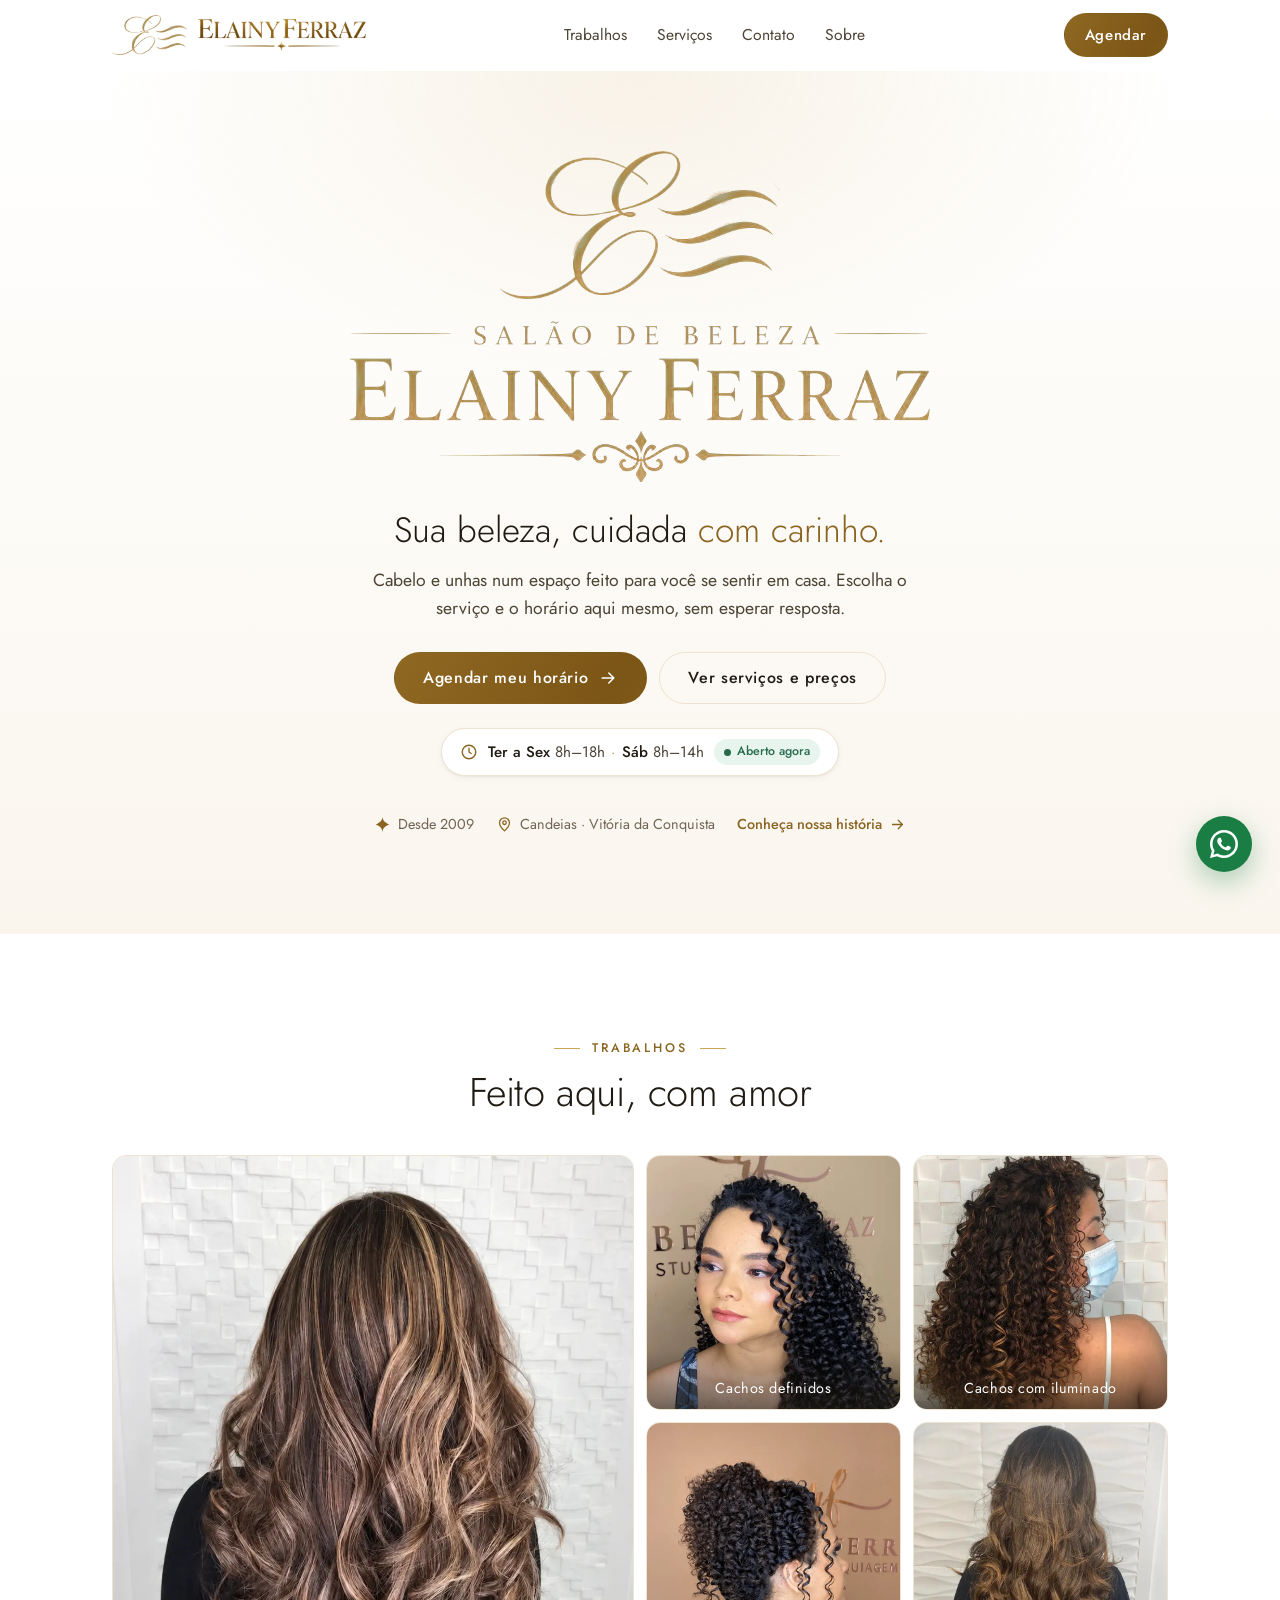
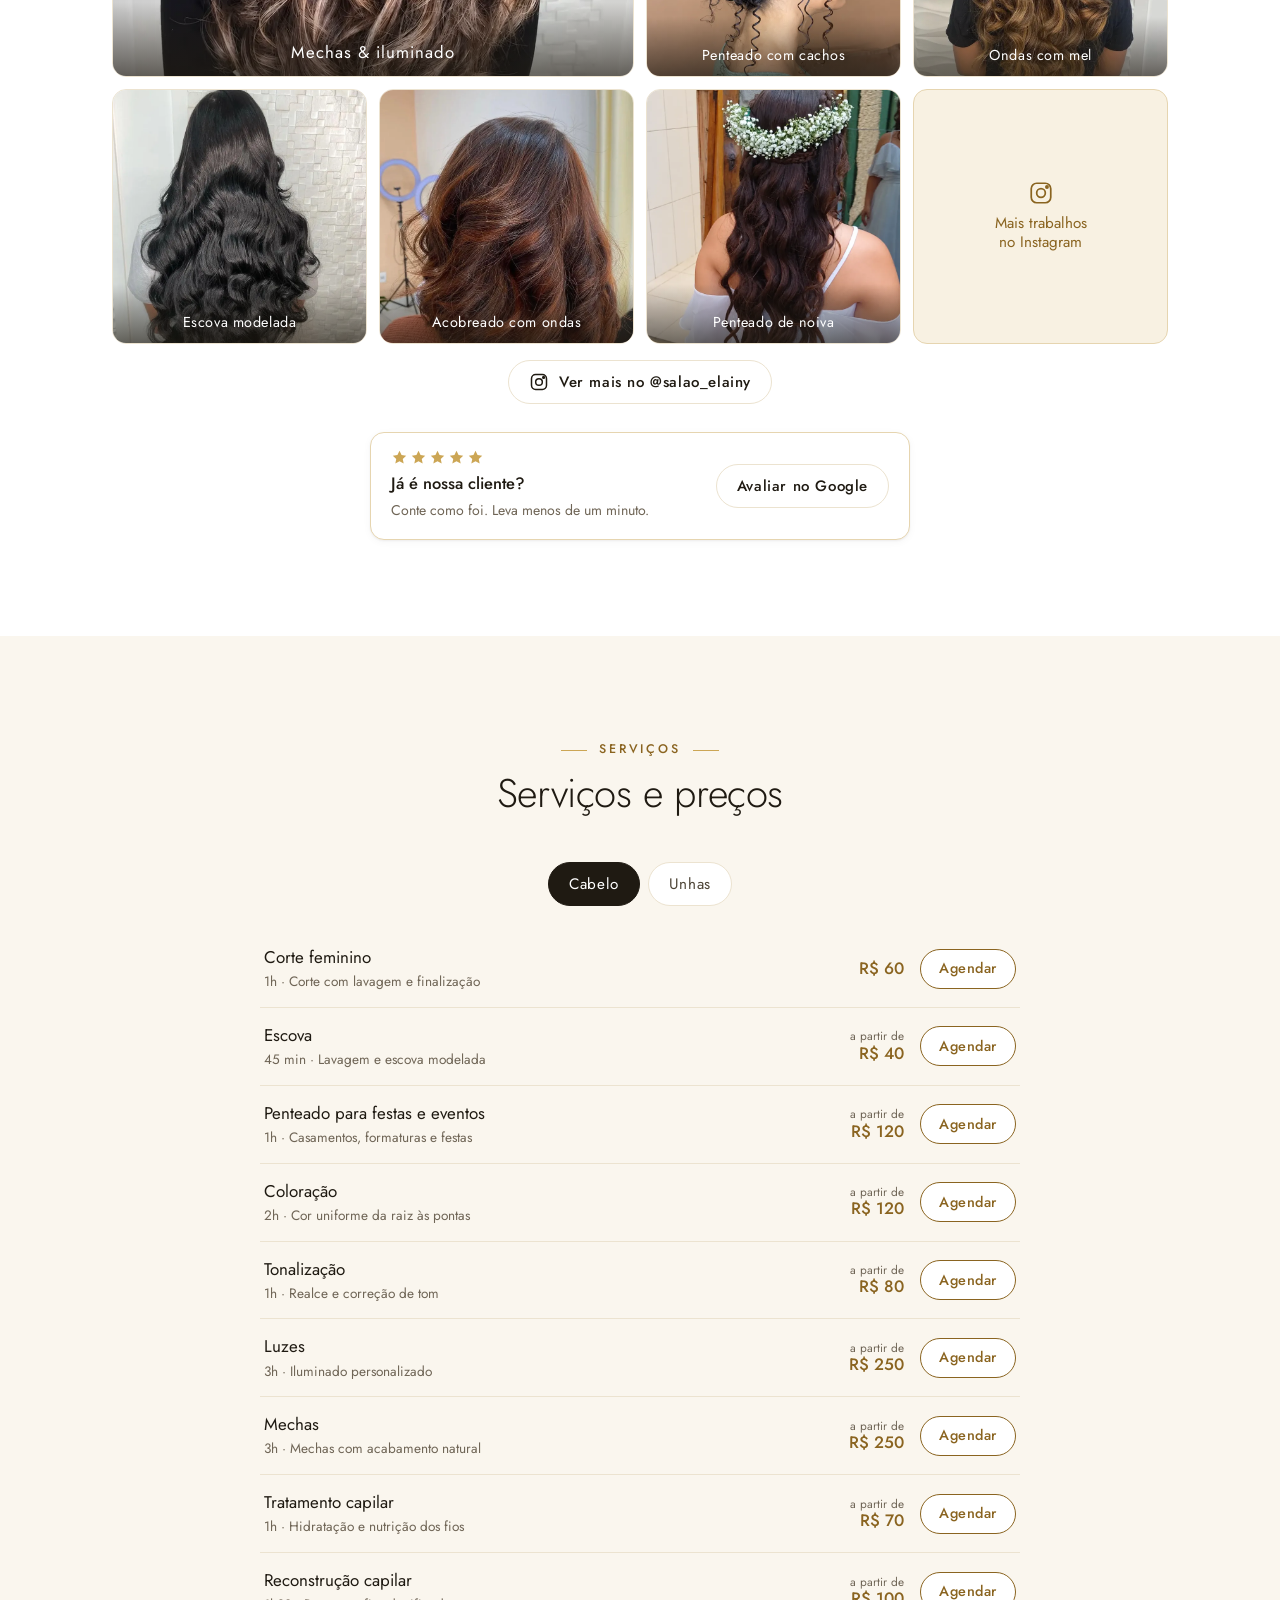
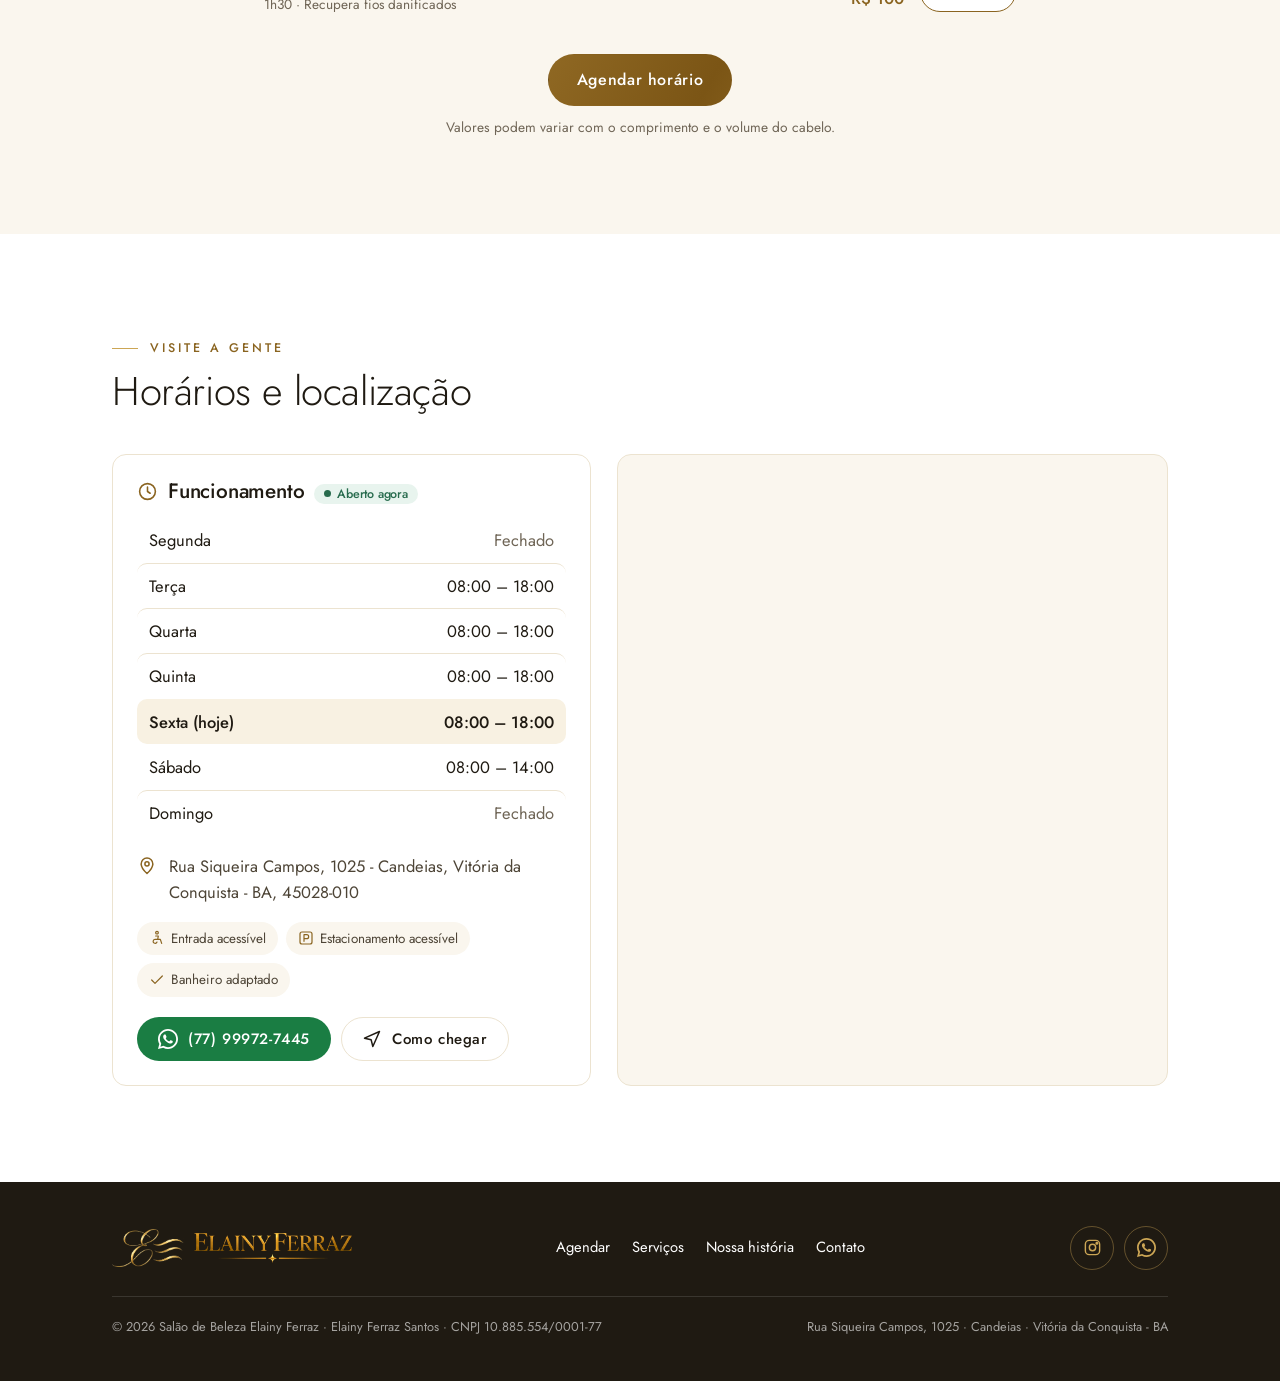
<file: index.html>
<!doctype html>
<html lang="pt-BR" class="no-js">
<head>
  <meta charset="utf-8">
  <meta name="viewport" content="width=device-width, initial-scale=1, viewport-fit=cover">
  <title>Salão de Beleza Elainy Ferraz | Cabelo e Unhas em Vitória da Conquista</title>
  <meta name="description" content="Salão de beleza em Vitória da Conquista - BA desde 2009. Corte, escova, coloração, luzes, mechas, tratamentos, penteados, manicure e pedicure. Agende online.">
  <meta name="theme-color" content="#ffffff">
  <link rel="icon" href="img/favicon.png" type="image/png">
  <link rel="apple-touch-icon" href="img/apple-touch-icon.png">
  <link rel="manifest" href="manifest.json">

  <!-- Compartilhamento (WhatsApp, Instagram, Facebook) -->
  <meta property="og:type" content="website">
  <meta property="og:locale" content="pt_BR">
  <meta property="og:title" content="Salão de Beleza Elainy Ferraz">
  <meta property="og:description" content="Cabelo e unhas em Vitória da Conquista desde 2009. Agende seu horário online.">
  <meta property="og:image" content="https://elainyferraz.com.br/img/og-elainy.jpg">
  <meta property="og:image:width" content="1200">
  <meta property="og:image:height" content="630">
  <meta property="og:url" content="https://elainyferraz.com.br/">
  <link rel="canonical" href="https://elainyferraz.com.br/">

  <!-- A API de horários e preços fica no Google Apps Script: abrir a conexão cedo adianta a resposta -->
  <link rel="preconnect" href="https://script.google.com">
  <link rel="preconnect" href="https://script.googleusercontent.com">
  <link rel="preconnect" href="https://fonts.googleapis.com">
  <link rel="preconnect" href="https://fonts.gstatic.com" crossorigin>
  <link href="https://fonts.googleapis.com/css2?family=Jost:wght@300;400;500&display=swap" rel="stylesheet">
  <link rel="stylesheet" href="css/style.css?v=3">
  <link rel="preload" as="image" href="img/emblema-claro.webp" type="image/webp">

  <script type="application/ld+json">
  {
    "@context": "https://schema.org",
    "@type": "BeautySalon",
    "name": "Salão de Beleza Elainy Ferraz",
    "legalName": "Elainy Ferraz Santos",
    "taxID": "10.885.554/0001-77",
    "foundingDate": "2009-05",
    "description": "Salão de beleza: corte, escova, penteados, coloração, luzes, mechas, tratamentos capilares, manicure e pedicure.",
    "telephone": "+55-77-99972-7445",
    "image": "https://elainyferraz.com.br/img/og-elainy.jpg",
    "url": "https://elainyferraz.com.br/",
    "address": {
      "@type": "PostalAddress",
      "streetAddress": "Rua Siqueira Campos, 1025",
      "addressLocality": "Vitória da Conquista",
      "addressRegion": "BA",
      "postalCode": "45028-010",
      "addressCountry": "BR"
    },
    "amenityFeature": [
      { "@type": "LocationFeatureSpecification", "name": "Entrada acessível para cadeirantes", "value": true },
      { "@type": "LocationFeatureSpecification", "name": "Estacionamento acessível", "value": true },
      { "@type": "LocationFeatureSpecification", "name": "Banheiro acessível", "value": true }
    ],
    "sameAs": ["https://www.instagram.com/salao_elainy/"],
    "priceRange": "$$"
  }
  </script>
  <script>document.documentElement.classList.remove('no-js');</script>
</head>
<body>
  <a class="skip-link" href="#conteudo">Pular para o conteúdo</a>
  <div id="demo-banner"></div>

  <!-- ============ HEADER ============ -->
  <header class="header header--home" id="topo">
    <div class="container header__inner">
      <a class="brand" href="#topo" aria-label="Elainy Ferraz, início">
        <picture><source srcset="img/emblema-claro.webp" type="image/webp"><img src="img/emblema-claro.png" alt="" width="850" height="449" class="brand__emb"></picture>
        <picture><source srcset="img/logo-sm.webp" type="image/webp"><img src="img/logo-sm.png" alt="Elainy Ferraz" width="168" height="32"></picture>
      </a>
      <nav class="nav" aria-label="Principal">
        <a href="#trabalhos">Trabalhos</a>
        <a href="#servicos">Serviços</a>
        <a href="#contato">Contato</a>
        <a href="sobre.html">Sobre</a>
      </nav>
      <a class="btn btn--sm" href="agendar.html">Agendar</a>
    </div>
  </header>

  <main id="conteudo">
    <!-- ============ HERO ============ -->
    <section class="hero">
      <div class="container">
        <div class="hero__emblema reveal"><picture><source srcset="img/emblema-claro.webp" type="image/webp"><img src="img/emblema-claro.png" alt="" width="850" height="449" fetchpriority="high"></picture></div>
        <h1 class="hero__logo reveal">
          <picture><source srcset="img/letreiro-claro.webp" type="image/webp"><img src="img/letreiro-claro.png" alt="Salão de Beleza Elainy Ferraz" width="1084" height="188"></picture>
        </h1>
        <div class="hero__ornamento reveal" aria-hidden="true"><picture><source srcset="img/ornamento-claro.webp" type="image/webp"><img src="img/ornamento-claro.png" alt="" width="766" height="96"></picture></div>
        <p class="hero__tag reveal">Sua beleza, cuidada <span class="gold">com carinho.</span></p>
        <p class="hero__lead reveal">Cabelo e unhas num espaço feito para você se sentir em casa. Escolha o serviço e o horário aqui mesmo, sem esperar resposta.</p>
        <div class="hero__ctas reveal">
          <a class="btn" href="agendar.html">
            Agendar meu horário
            <svg viewBox="0 0 24 24" fill="none" stroke="currentColor" stroke-width="1.8" stroke-linecap="round" stroke-linejoin="round" aria-hidden="true"><path d="M5 12h14M13 6l6 6-6 6"/></svg>
          </a>
          <a class="btn btn--ghost" href="#servicos">Ver serviços e preços</a>
        </div>
        <div class="hero__hours reveal" id="hero-hours" aria-label="Horário de funcionamento">
          <svg viewBox="0 0 24 24" fill="none" stroke="currentColor" stroke-width="1.8" stroke-linecap="round" stroke-linejoin="round" aria-hidden="true"><circle cx="12" cy="12" r="9"/><path d="M12 7v5l3 2"/></svg>
          <span id="hero-hours-text">Ter a Sex 8h–18h · Sáb 8h–14h</span>
          <span id="hero-open"></span>
        </div>
        <div class="hero__meta reveal">
          <span><svg viewBox="0 0 24 24" fill="currentColor" aria-hidden="true"><path d="M12 1.5c.6 4.9 2.6 7.5 9.5 10.5-6.9 3-8.9 5.6-9.5 10.5-.6-4.9-2.6-7.5-9.5-10.5 6.9-3 8.9-5.6 9.5-10.5z"/></svg>Desde 2009</span>
          <span><svg viewBox="0 0 24 24" fill="none" stroke="currentColor" stroke-width="1.8" stroke-linecap="round" stroke-linejoin="round" aria-hidden="true"><path d="M12 21s-7-6.2-7-11.5a7 7 0 0 1 14 0C19 14.8 12 21 12 21z"/><circle cx="12" cy="9.5" r="2.5"/></svg>Candeias · Vitória da Conquista</span>
          <a class="link-arrow" href="sobre.html">Conheça nossa história <svg viewBox="0 0 24 24" fill="none" stroke="currentColor" stroke-width="1.8" stroke-linecap="round" stroke-linejoin="round" aria-hidden="true"><path d="M5 12h14M13 6l6 6-6 6"/></svg></a>
        </div>
      </div>
    </section>

    <!-- ============ TRABALHOS ============ -->
    <section class="section" id="trabalhos">
      <div class="container">
        <div class="section-head section-head--center reveal">
          <span class="eyebrow eyebrow--center">Trabalhos</span>
          <h2>Feito aqui, com amor</h2>
        </div>
        <!-- Fotos em img/trabalhos/ (originais em assets-originais/fotos/, gerar com npm run fotos). No celular a galeria vira carrossel. -->
        <div class="gallery reveal" id="gallery">
          <a class="gallery__item gallery__item--destaque" href="https://www.instagram.com/salao_elainy/" target="_blank" rel="noopener">
            <picture><source srcset="img/trabalhos/mechas-caramelo.webp" type="image/webp"><img src="img/trabalhos/mechas-caramelo.jpg" alt="Cabelo longo ondulado com mechas caramelo, visto de costas" width="1000" height="1250"></picture>
            <span class="gallery__legenda">Mechas &amp; iluminado</span>
          </a>
          <a class="gallery__item" href="https://www.instagram.com/salao_elainy/" target="_blank" rel="noopener">
            <picture><source srcset="img/trabalhos/cachos-definidos.webp" type="image/webp"><img src="img/trabalhos/cachos-definidos.jpg" alt="Cliente com cachos definidos e maquiagem feita no salão" loading="lazy" width="800" height="1000"></picture>
            <span class="gallery__legenda">Cachos definidos</span>
          </a>
          <a class="gallery__item" href="https://www.instagram.com/salao_elainy/" target="_blank" rel="noopener">
            <picture><source srcset="img/trabalhos/cachos-iluminados.webp" type="image/webp"><img src="img/trabalhos/cachos-iluminados.jpg" alt="Cachos longos com iluminado caramelo, vistos de lado" loading="lazy" width="800" height="1000"></picture>
            <span class="gallery__legenda">Cachos com iluminado</span>
          </a>
          <a class="gallery__item" href="https://www.instagram.com/salao_elainy/" target="_blank" rel="noopener">
            <picture><source srcset="img/trabalhos/penteado-cachos.webp" type="image/webp"><img src="img/trabalhos/penteado-cachos.jpg" alt="Penteado preso com cachos, visto de perfil" loading="lazy" width="800" height="1000"></picture>
            <span class="gallery__legenda">Penteado com cachos</span>
          </a>
          <a class="gallery__item" href="https://www.instagram.com/salao_elainy/" target="_blank" rel="noopener">
            <picture><source srcset="img/trabalhos/ondas-mel.webp" type="image/webp"><img src="img/trabalhos/ondas-mel.jpg" alt="Cabelo longo com ondas e pontas em tom mel, visto de costas" loading="lazy" width="800" height="1000"></picture>
            <span class="gallery__legenda">Ondas com mel</span>
          </a>
          <a class="gallery__item" href="https://www.instagram.com/salao_elainy/" target="_blank" rel="noopener">
            <picture><source srcset="img/trabalhos/escova-ondas.webp" type="image/webp"><img src="img/trabalhos/escova-ondas.jpg" alt="Cabelo preto longo com escova modelada em ondas, visto de costas" loading="lazy" width="800" height="1000"></picture>
            <span class="gallery__legenda">Escova modelada</span>
          </a>
          <a class="gallery__item" href="https://www.instagram.com/salao_elainy/" target="_blank" rel="noopener">
            <picture><source srcset="img/trabalhos/curto-acobreado.webp" type="image/webp"><img src="img/trabalhos/curto-acobreado.jpg" alt="Cabelo na altura dos ombros, acobreado e com ondas" loading="lazy" width="800" height="1000"></picture>
            <span class="gallery__legenda">Acobreado com ondas</span>
          </a>
          <a class="gallery__item" href="https://www.instagram.com/salao_elainy/" target="_blank" rel="noopener">
            <picture><source srcset="img/trabalhos/penteado-noiva.webp" type="image/webp"><img src="img/trabalhos/penteado-noiva.jpg" alt="Penteado de noiva com ondas e coroa de flores" loading="lazy" width="800" height="1000"></picture>
            <span class="gallery__legenda">Penteado de noiva</span>
          </a>
          <a class="gallery__item gallery__item--ig" href="https://www.instagram.com/salao_elainy/" target="_blank" rel="noopener">
            <span class="gallery__ph"><svg viewBox="0 0 24 24" fill="none" stroke="currentColor" stroke-width="1.6" aria-hidden="true"><rect x="3" y="3" width="18" height="18" rx="5"/><circle cx="12" cy="12" r="4"/><circle cx="17.5" cy="6.5" r="1" fill="currentColor"/></svg>Mais trabalhos<br>no Instagram</span>
          </a>
        </div>
        <div class="gallery-dots" id="gallery-dots" aria-hidden="true"></div>
        <div class="gallery-foot">
          <a class="btn btn--ghost btn--sm" href="https://www.instagram.com/salao_elainy/" target="_blank" rel="noopener">
            <svg viewBox="0 0 24 24" fill="none" stroke="currentColor" stroke-width="1.8" aria-hidden="true"><rect x="3" y="3" width="18" height="18" rx="5"/><circle cx="12" cy="12" r="4"/><circle cx="17.5" cy="6.5" r="1" fill="currentColor"/></svg>
            Ver mais no @salao_elainy
          </a>
        </div>
        <div class="review-band reveal">
          <div class="review-band__text">
            <div class="stars" aria-hidden="true">
              <svg viewBox="0 0 24 24" fill="currentColor"><path d="M12 2.5l2.9 6.1 6.6.8-4.9 4.6 1.3 6.6L12 17.3l-5.9 3.3 1.3-6.6-4.9-4.6 6.6-.8z"/></svg><svg viewBox="0 0 24 24" fill="currentColor"><path d="M12 2.5l2.9 6.1 6.6.8-4.9 4.6 1.3 6.6L12 17.3l-5.9 3.3 1.3-6.6-4.9-4.6 6.6-.8z"/></svg><svg viewBox="0 0 24 24" fill="currentColor"><path d="M12 2.5l2.9 6.1 6.6.8-4.9 4.6 1.3 6.6L12 17.3l-5.9 3.3 1.3-6.6-4.9-4.6 6.6-.8z"/></svg><svg viewBox="0 0 24 24" fill="currentColor"><path d="M12 2.5l2.9 6.1 6.6.8-4.9 4.6 1.3 6.6L12 17.3l-5.9 3.3 1.3-6.6-4.9-4.6 6.6-.8z"/></svg><svg viewBox="0 0 24 24" fill="currentColor"><path d="M12 2.5l2.9 6.1 6.6.8-4.9 4.6 1.3 6.6L12 17.3l-5.9 3.3 1.3-6.6-4.9-4.6 6.6-.8z"/></svg>
            </div>
            <div><strong>Já é nossa cliente?</strong><span>Conte como foi. Leva menos de um minuto.</span></div>
          </div>
          <a class="btn btn--ghost btn--sm" id="btn-avaliar" href="https://www.google.com/search?q=Sal%C3%A3o+de+Beleza+Elainy+Ferraz+Vit%C3%B3ria+da+Conquista" target="_blank" rel="noopener">Avaliar no Google</a>
        </div>

      </div>
    </section>

    <!-- ============ SERVIÇOS ============ -->
    <section class="section section--alt" id="servicos">
      <div class="container">
        <div class="section-head section-head--center reveal">
          <span class="eyebrow eyebrow--center">Serviços</span>
          <h2>Serviços e preços</h2>
        </div>
        <div class="tabs reveal" id="tabs" role="tablist" aria-label="Categorias"></div>
        <ul class="price-list reveal" id="price-list" role="tabpanel" aria-live="polite">
          <li><div class="skeleton" style="height:56px;margin:8px 0"></div></li>
          <li><div class="skeleton" style="height:56px;margin:8px 0"></div></li>
          <li><div class="skeleton" style="height:56px;margin:8px 0"></div></li>
        </ul>
        <div class="services-foot reveal">
          <a class="btn" href="agendar.html">Agendar horário</a>
          <p>Valores podem variar com o comprimento e o volume do cabelo.</p>
        </div>
      </div>
    </section>

    <!-- ============ CONTATO ============ -->
    <section class="section" id="contato">
      <div class="container">
        <div class="section-head reveal">
          <span class="eyebrow">Visite a gente</span>
          <h2>Horários e localização</h2>
        </div>
        <div class="contact">
          <div class="card reveal">
            <h3>
              <svg viewBox="0 0 24 24" fill="none" stroke="currentColor" stroke-width="1.8" stroke-linecap="round" stroke-linejoin="round" aria-hidden="true"><circle cx="12" cy="12" r="9"/><path d="M12 7v5l3 2"/></svg>
              Funcionamento <span id="open-badge"></span>
            </h3>
            <ul class="hours" id="hours"></ul>
            <div class="contact__info">
              <div class="contact__row">
                <svg viewBox="0 0 24 24" fill="none" stroke="currentColor" stroke-width="1.8" stroke-linecap="round" stroke-linejoin="round" aria-hidden="true"><path d="M12 21s-7-6.2-7-11.5a7 7 0 0 1 14 0C19 14.8 12 21 12 21z"/><circle cx="12" cy="9.5" r="2.5"/></svg>
                <span id="endereco">Rua Siqueira Campos, 1025 - Candeias, Vitória da Conquista - BA, 45028-010</span>
              </div>
            </div>
            <ul class="amenities" aria-label="Acessibilidade">
              <li><svg viewBox="0 0 24 24" fill="none" stroke="currentColor" stroke-width="1.8" stroke-linecap="round" stroke-linejoin="round" aria-hidden="true"><circle cx="12" cy="4" r="2"/><path d="M10 9h4l-1 5h4l2 6M13 14H9a3 3 0 1 0 3 4"/></svg>Entrada acessível</li>
              <li><svg viewBox="0 0 24 24" fill="none" stroke="currentColor" stroke-width="1.8" stroke-linecap="round" stroke-linejoin="round" aria-hidden="true"><rect x="3" y="3" width="18" height="18" rx="3"/><path d="M9 17V7h4a3 3 0 0 1 0 6H9"/></svg>Estacionamento acessível</li>
              <li><svg viewBox="0 0 24 24" fill="none" stroke="currentColor" stroke-width="1.8" stroke-linecap="round" stroke-linejoin="round" aria-hidden="true"><path d="M20 6L9 17l-5-5"/></svg>Banheiro adaptado</li>
            </ul>
            <div class="contact__actions">
              <a class="btn btn--wa btn--sm" id="btn-wa" href="https://wa.me/5577999727445" target="_blank" rel="noopener">
                <svg viewBox="0 0 24 24" fill="currentColor" aria-hidden="true"><path d="M12 0C5.4 0 0 5.4 0 12c0 2.1.6 4.2 1.6 6L0 24l6.2-1.6c1.8 1 3.8 1.5 5.8 1.5 6.6 0 12-5.4 12-12S18.6 0 12 0zm0 21.8c-1.8 0-3.5-.5-5-1.4l-.4-.2-3.7 1 1-3.6-.2-.4C2.7 15.6 2.2 13.8 2.2 12 2.2 6.6 6.6 2.2 12 2.2S21.8 6.6 21.8 12 17.4 21.8 12 21.8zm5.5-7.4c-.3-.1-1.7-.8-2-.9-.3-.1-.5-.1-.7.1-.2.3-.8.9-.9 1.1-.2.2-.3.2-.6.1-.3-.1-1.2-.5-2.3-1.4-.9-.8-1.4-1.7-1.6-2-.2-.3 0-.5.1-.6l.4-.5.3-.5c.1-.2 0-.4 0-.5l-.9-2.2c-.2-.6-.5-.5-.7-.5h-.6c-.2 0-.5.1-.8.4-.3.3-1 1-1 2.4s1 2.8 1.2 3c.1.2 2 3.1 4.9 4.3 2.4 1 2.9.8 3.4.7.6-.1 1.7-.7 1.9-1.4.2-.7.2-1.2.2-1.4-.1-.1-.3-.2-.6-.3z"/></svg>
                (77) 99972-7445
              </a>
              <a class="btn btn--ghost btn--sm" id="btn-rota" href="https://www.google.com/maps/place/Sal%C3%A3o+de+Beleza+Elainy+Ferraz/@-14.8612509,-40.8343632,17z/data=!3m1!4b1!4m6!3m5!1s0x7463baacccc0283:0xfa2bc5099214b313!8m2!3d-14.8612554!4d-40.8321303!16s%2Fg%2F1ptwvl287" target="_blank" rel="noopener">
                <svg viewBox="0 0 24 24" fill="none" stroke="currentColor" stroke-width="1.8" stroke-linecap="round" stroke-linejoin="round" aria-hidden="true"><path d="M3 11l18-8-8 18-2-8z"/></svg>
                Como chegar
              </a>
            </div>
          </div>
          <div class="map reveal">
            <iframe id="map" title="Mapa com a localização do salão" loading="lazy" referrerpolicy="no-referrer-when-downgrade"
              src="https://maps.google.com/maps?q=Sal%C3%A3o%20de%20Beleza%20Elainy%20Ferraz&ll=-14.8612554,-40.8321303&z=17&output=embed"></iframe>
          </div>
        </div>
      </div>
    </section>
  </main>

  <!-- ============ FOOTER ============ -->
  <footer class="footer">
    <div class="container">
      <div class="footer__grid">
        <a class="footer__logo" href="index.html" aria-label="Elainy Ferraz, início">
          <picture><source srcset="img/emblema.webp" type="image/webp"><img src="img/emblema.png" alt="" width="850" height="449" class="brand__emb" loading="lazy"></picture>
          <picture><source srcset="img/logo-sm.webp" type="image/webp"><img src="img/logo-sm.png" alt="Elainy Ferraz" width="168" height="32" loading="lazy"></picture>
        </a>
        <nav class="footer__links" aria-label="Rodapé">
          <a href="agendar.html">Agendar</a>
          <a href="index.html#servicos">Serviços</a>
          <a href="sobre.html">Nossa história</a>
          <a href="index.html#contato">Contato</a>
        </nav>
        <div class="footer__social">
          <a href="https://www.instagram.com/salao_elainy/" target="_blank" rel="noopener" aria-label="Instagram">
            <svg viewBox="0 0 24 24" fill="none" stroke="currentColor" stroke-width="1.8" aria-hidden="true"><rect x="3" y="3" width="18" height="18" rx="5"/><circle cx="12" cy="12" r="4"/><circle cx="17.5" cy="6.5" r="1" fill="currentColor"/></svg>
          </a>
          <a href="https://wa.me/5577999727445" target="_blank" rel="noopener" aria-label="WhatsApp">
            <svg viewBox="0 0 24 24" fill="currentColor" aria-hidden="true"><path d="M12 0C5.4 0 0 5.4 0 12c0 2.1.6 4.2 1.6 6L0 24l6.2-1.6c1.8 1 3.8 1.5 5.8 1.5 6.6 0 12-5.4 12-12S18.6 0 12 0zm0 21.8c-1.8 0-3.5-.5-5-1.4l-.4-.2-3.7 1 1-3.6-.2-.4C2.7 15.6 2.2 13.8 2.2 12 2.2 6.6 6.6 2.2 12 2.2S21.8 6.6 21.8 12 17.4 21.8 12 21.8zm5.5-7.4c-.3-.1-1.7-.8-2-.9-.3-.1-.5-.1-.7.1-.2.3-.8.9-.9 1.1-.2.2-.3.2-.6.1-.3-.1-1.2-.5-2.3-1.4-.9-.8-1.4-1.7-1.6-2-.2-.3 0-.5.1-.6l.4-.5.3-.5c.1-.2 0-.4 0-.5l-.9-2.2c-.2-.6-.5-.5-.7-.5h-.6c-.2 0-.5.1-.8.4-.3.3-1 1-1 2.4s1 2.8 1.2 3c.1.2 2 3.1 4.9 4.3 2.4 1 2.9.8 3.4.7.6-.1 1.7-.7 1.9-1.4.2-.7.2-1.2.2-1.4-.1-.1-.3-.2-.6-.3z"/></svg>
          </a>
        </div>
      </div>
      <div class="footer__bottom">
        <span>© <span id="ano">2026</span> Salão de Beleza Elainy Ferraz · Elainy Ferraz Santos · CNPJ 10.885.554/0001-77</span>
        <span>Rua Siqueira Campos, 1025 · Candeias · Vitória da Conquista - BA</span>
      </div>
    </div>
  </footer>

  <a class="fab-wa" id="fab-wa" href="https://wa.me/5577999727445" target="_blank" rel="noopener" aria-label="Conversar no WhatsApp">
    <svg viewBox="0 0 24 24" fill="currentColor" aria-hidden="true"><path d="M12 0C5.4 0 0 5.4 0 12c0 2.1.6 4.2 1.6 6L0 24l6.2-1.6c1.8 1 3.8 1.5 5.8 1.5 6.6 0 12-5.4 12-12S18.6 0 12 0zm0 21.8c-1.8 0-3.5-.5-5-1.4l-.4-.2-3.7 1 1-3.6-.2-.4C2.7 15.6 2.2 13.8 2.2 12 2.2 6.6 6.6 2.2 12 2.2S21.8 6.6 21.8 12 17.4 21.8 12 21.8zm5.5-7.4c-.3-.1-1.7-.8-2-.9-.3-.1-.5-.1-.7.1-.2.3-.8.9-.9 1.1-.2.2-.3.2-.6.1-.3-.1-1.2-.5-2.3-1.4-.9-.8-1.4-1.7-1.6-2-.2-.3 0-.5.1-.6l.4-.5.3-.5c.1-.2 0-.4 0-.5l-.9-2.2c-.2-.6-.5-.5-.7-.5h-.6c-.2 0-.5.1-.8.4-.3.3-1 1-1 2.4s1 2.8 1.2 3c.1.2 2 3.1 4.9 4.3 2.4 1 2.9.8 3.4.7.6-.1 1.7-.7 1.9-1.4.2-.7.2-1.2.2-1.4-.1-.1-.3-.2-.6-.3z"/></svg>
  </a>
  <div class="mobile-bar" id="mobile-bar">
    <a class="btn btn--block" href="agendar.html">Agendar meu horário</a>
    <a class="mobile-bar__wa" id="bar-wa" href="https://wa.me/5577999727445" target="_blank" rel="noopener" aria-label="Conversar no WhatsApp"><svg viewBox="0 0 24 24" fill="currentColor" aria-hidden="true"><path d="M12 0C5.4 0 0 5.4 0 12c0 2.1.6 4.2 1.6 6L0 24l6.2-1.6c1.8 1 3.8 1.5 5.8 1.5 6.6 0 12-5.4 12-12S18.6 0 12 0zm0 21.8c-1.8 0-3.5-.5-5-1.4l-.4-.2-3.7 1 1-3.6-.2-.4C2.7 15.6 2.2 13.8 2.2 12 2.2 6.6 6.6 2.2 12 2.2S21.8 6.6 21.8 12 17.4 21.8 12 21.8zm5.5-7.4c-.3-.1-1.7-.8-2-.9-.3-.1-.5-.1-.7.1-.2.3-.8.9-.9 1.1-.2.2-.3.2-.6.1-.3-.1-1.2-.5-2.3-1.4-.9-.8-1.4-1.7-1.6-2-.2-.3 0-.5.1-.6l.4-.5.3-.5c.1-.2 0-.4 0-.5l-.9-2.2c-.2-.6-.5-.5-.7-.5h-.6c-.2 0-.5.1-.8.4-.3.3-1 1-1 2.4s1 2.8 1.2 3c.1.2 2 3.1 4.9 4.3 2.4 1 2.9.8 3.4.7.6-.1 1.7-.7 1.9-1.4.2-.7.2-1.2.2-1.4-.1-.1-.3-.2-.6-.3z"/></svg></a>
  </div>

  <script src="js/config.js"></script>
  <script src="js/motor-agenda.js"></script>
  <script src="js/core.js"></script>
  <script src="js/home.js"></script>
</body>
</html>
</file>
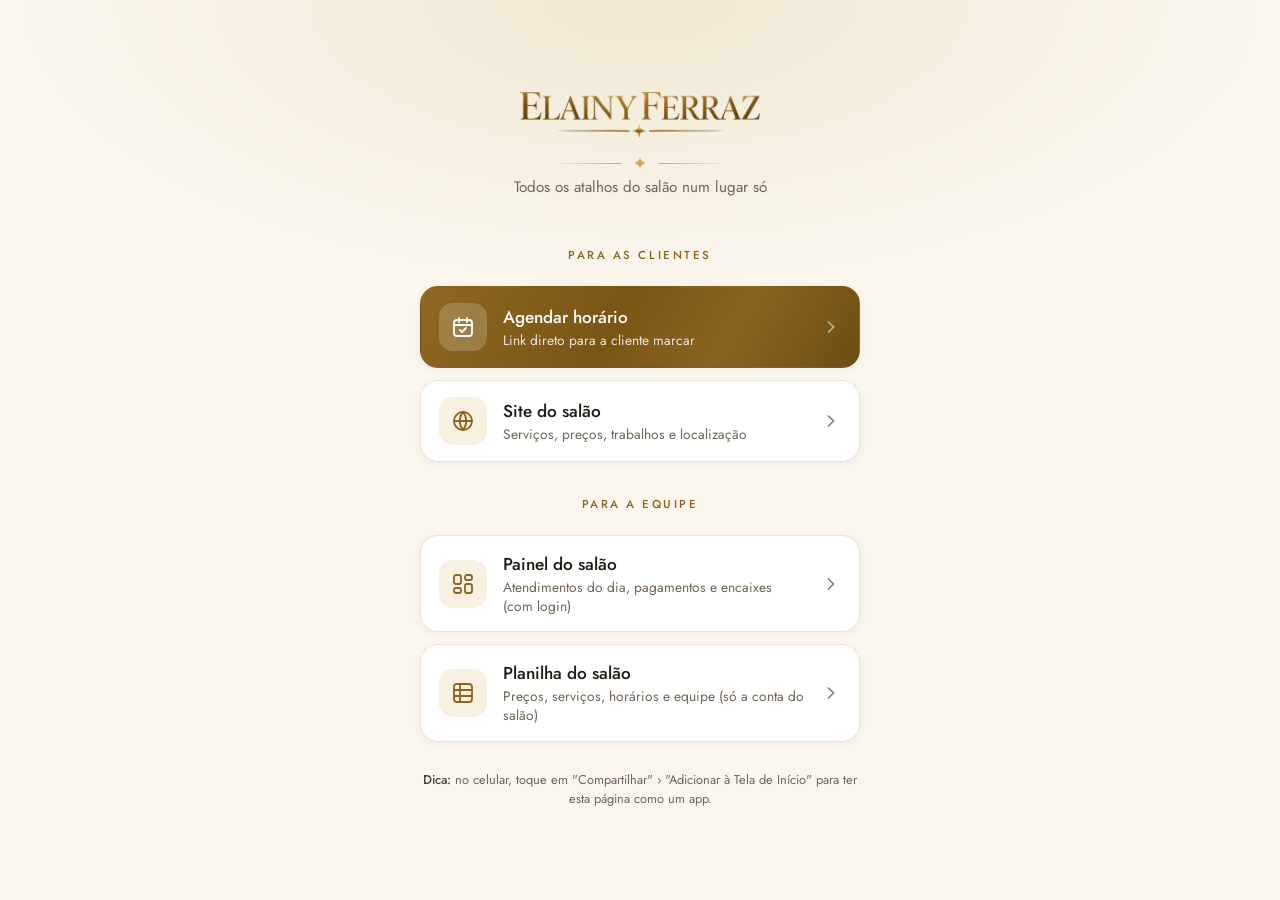
<file: home/index.html>
<!doctype html>
<html lang="pt-BR">
<head>
  <meta charset="utf-8">
  <meta name="viewport" content="width=device-width, initial-scale=1, viewport-fit=cover">
  <title>Atalhos · Salão Elainy Ferraz</title>
  <meta name="robots" content="noindex, nofollow">
  <meta name="theme-color" content="#ffffff">
  <link rel="icon" href="../img/favicon.png" type="image/png">
  <link rel="apple-touch-icon" href="../img/apple-touch-icon.png">
  <link rel="preconnect" href="https://fonts.googleapis.com">
  <link rel="preconnect" href="https://fonts.gstatic.com" crossorigin>
  <link href="https://fonts.googleapis.com/css2?family=Jost:wght@300;400;500&display=swap" rel="stylesheet">
  <style>
    :root { --bg: #faf6ee; --ink: #1f1a12; --ink-2: #4d4436; --muted: #6f6556; --line: #ece3d0; --brand: #8a6420; --brand-50: #f8f1e2; --gold-light: #cca655;
      --gold-grad: linear-gradient(120deg, #8f6823 0%, #7b5515 45%, #8a6420 70%, #6e4d14 100%); }
    * { box-sizing: border-box; }
    body { margin: 0; min-height: 100dvh; display: grid; place-items: center; padding: 32px 16px calc(32px + env(safe-area-inset-bottom));
      background: radial-gradient(70% 45% at 50% 0%, rgb(204 166 85 / 0.18), transparent 70%), var(--bg); color: var(--ink); font: 400 16px/1.5 'Jost', system-ui, sans-serif; }
    main { width: min(440px, 100%); text-align: center; }
    .logo { width: 240px; max-width: 75%; margin: 0 auto; display: block; }
    .orn { display: flex; align-items: center; justify-content: center; gap: 12px; color: var(--gold-light); margin: 18px 0 6px; }
    .orn::before, .orn::after { content: ''; height: 1px; width: 70px; background: linear-gradient(90deg, transparent, currentColor); }
    .orn::after { background: linear-gradient(90deg, currentColor, transparent); }
    .orn svg { width: 14px; height: 14px; }
    p.sub { margin: 0 0 26px; color: var(--muted); font-size: 0.95rem; }
    nav { display: grid; gap: 12px; }
    a.link { display: flex; align-items: center; gap: 16px; padding: 16px 18px; min-height: 76px; text-align: left; text-decoration: none; color: inherit;
      background: #fff; border: 1px solid var(--line); border-radius: 18px; box-shadow: 0 2px 10px rgb(31 26 18 / 0.04);
      transition: transform .2s, box-shadow .2s, border-color .2s; }
    a.link:hover, a.link:focus-visible { transform: translateY(-2px); border-color: #d9c7a3; box-shadow: 0 12px 28px rgb(138 100 32 / 0.14); outline: none; }
    a.link:focus-visible { box-shadow: 0 0 0 3px var(--brand); }
    .ic { width: 48px; height: 48px; border-radius: 14px; display: grid; place-items: center; flex: none; background: var(--brand-50); color: var(--brand); }
    .ic svg { width: 24px; height: 24px; }
    a.link--destaque { background: var(--gold-grad); border-color: transparent; color: #fff; }
    a.link--destaque .ic { background: rgb(255 255 255 / 0.18); color: #fff; }
    a.link--destaque small { color: rgb(255 255 255 / 0.85); }
    .txt { flex: 1; min-width: 0; }
    .txt b { display: block; font-weight: 500; font-size: 1.08rem; }
    .txt small { display: block; color: var(--muted); font-size: 0.86rem; line-height: 1.35; }
    .seta { width: 20px; height: 20px; flex: none; opacity: .55; }
    .grupo { margin: 22px 0 10px; font-size: 0.72rem; letter-spacing: 0.22em; text-transform: uppercase; color: var(--brand); font-weight: 500; }
    footer { margin-top: 28px; font-size: 0.8rem; color: var(--muted); }
    footer b { font-weight: 500; color: var(--ink-2); }
  </style>
</head>
<body>
  <main>
    <img class="logo" src="../img/logo-sm.png" alt="Elainy Ferraz" width="240" height="46">
    <div class="orn" aria-hidden="true"><svg viewBox="0 0 24 24" fill="currentColor"><path d="M12 1.5c.6 4.9 2.6 7.5 9.5 10.5-6.9 3-8.9 5.6-9.5 10.5-.6-4.9-2.6-7.5-9.5-10.5 6.9-3 8.9-5.6 9.5-10.5z"/></svg></div>
    <p class="sub">Todos os atalhos do salão num lugar só</p>

    <nav aria-label="Atalhos">
      <div class="grupo">Para as clientes</div>
      <a class="link link--destaque" href="../agendar.html">
        <span class="ic"><svg viewBox="0 0 24 24" fill="none" stroke="currentColor" stroke-width="1.8" stroke-linecap="round" stroke-linejoin="round" aria-hidden="true"><rect x="3" y="5" width="18" height="16" rx="3"/><path d="M3 10h18M8 3v4M16 3v4M9 15l2 2 4-4"/></svg></span>
        <span class="txt"><b>Agendar horário</b><small>Link direto para a cliente marcar</small></span>
        <svg class="seta" viewBox="0 0 24 24" fill="none" stroke="currentColor" stroke-width="2" stroke-linecap="round" aria-hidden="true"><path d="M9 6l6 6-6 6"/></svg>
      </a>
      <a class="link" href="../">
        <span class="ic"><svg viewBox="0 0 24 24" fill="none" stroke="currentColor" stroke-width="1.8" stroke-linecap="round" stroke-linejoin="round" aria-hidden="true"><circle cx="12" cy="12" r="9"/><path d="M3 12h18M12 3a14 14 0 0 1 0 18M12 3a14 14 0 0 0 0 18"/></svg></span>
        <span class="txt"><b>Site do salão</b><small>Serviços, preços, trabalhos e localização</small></span>
        <svg class="seta" viewBox="0 0 24 24" fill="none" stroke="currentColor" stroke-width="2" stroke-linecap="round" aria-hidden="true"><path d="M9 6l6 6-6 6"/></svg>
      </a>

      <div class="grupo">Para a equipe</div>
      <a class="link" href="../painel/">
        <span class="ic"><svg viewBox="0 0 24 24" fill="none" stroke="currentColor" stroke-width="1.8" stroke-linecap="round" stroke-linejoin="round" aria-hidden="true"><rect x="3" y="3" width="7" height="9" rx="2"/><rect x="14" y="3" width="7" height="5" rx="2"/><rect x="14" y="12" width="7" height="9" rx="2"/><rect x="3" y="16" width="7" height="5" rx="2"/></svg></span>
        <span class="txt"><b>Painel do salão</b><small>Atendimentos do dia, pagamentos e encaixes (com login)</small></span>
        <svg class="seta" viewBox="0 0 24 24" fill="none" stroke="currentColor" stroke-width="2" stroke-linecap="round" aria-hidden="true"><path d="M9 6l6 6-6 6"/></svg>
      </a>
      <a class="link" href="../planilha/">
        <span class="ic"><svg viewBox="0 0 24 24" fill="none" stroke="currentColor" stroke-width="1.8" stroke-linecap="round" stroke-linejoin="round" aria-hidden="true"><rect x="3" y="3" width="18" height="18" rx="3"/><path d="M3 9h18M3 15h18M9 3v18"/></svg></span>
        <span class="txt"><b>Planilha do salão</b><small>Preços, serviços, horários e equipe (só a conta do salão)</small></span>
        <svg class="seta" viewBox="0 0 24 24" fill="none" stroke="currentColor" stroke-width="2" stroke-linecap="round" aria-hidden="true"><path d="M9 6l6 6-6 6"/></svg>
      </a>
    </nav>

    <footer><b>Dica:</b> no celular, toque em "Compartilhar" › "Adicionar à Tela de Início" para ter esta página como um app.</footer>
  </main>
</body>
</html>
</file>
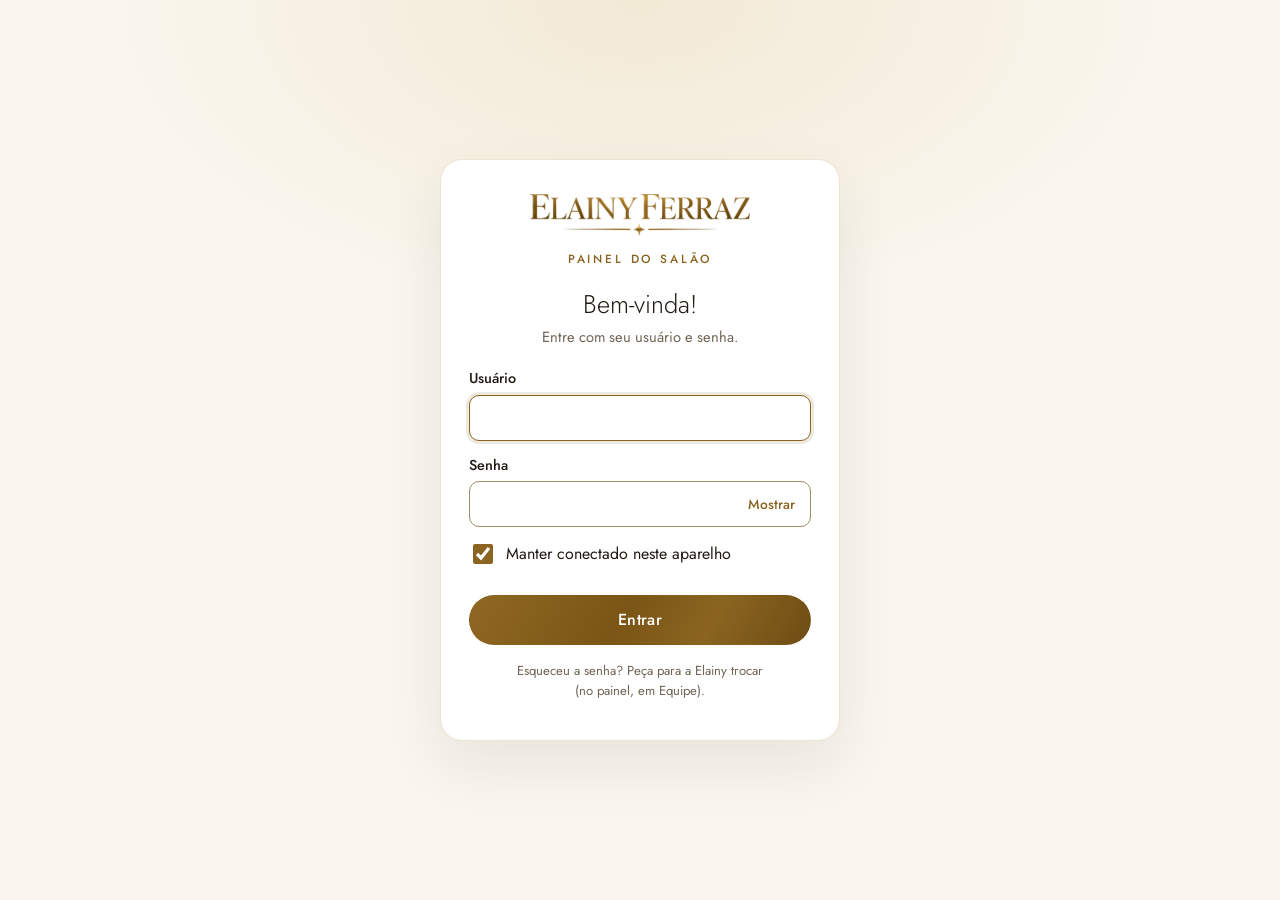
<file: painel/index.html>
<!doctype html>
<html lang="pt-BR">
<head>
  <meta charset="utf-8">
  <meta name="viewport" content="width=device-width, initial-scale=1">
  <title>Painel · Salão Elainy Ferraz</title>
  <meta name="robots" content="noindex, nofollow">
  <meta name="theme-color" content="#faf6ee">
  <link rel="icon" href="../img/favicon.png" type="image/png">
  <link rel="apple-touch-icon" href="../img/apple-touch-icon.png">
  <!-- Os dados vêm do Google Apps Script: abrir a conexão cedo deixa a primeira resposta mais rápida -->
  <link rel="preconnect" href="https://script.google.com">
  <link rel="preconnect" href="https://script.googleusercontent.com">
  <link rel="preconnect" href="https://fonts.googleapis.com">
  <link rel="preconnect" href="https://fonts.gstatic.com" crossorigin>
  <link href="https://fonts.googleapis.com/css2?family=Jost:wght@300;400;500;600&display=swap" rel="stylesheet">
  <link rel="stylesheet" href="painel.css?v=5">
  <script src="painel.js?v=5" defer></script>
</head>
<body class="deslogado">
  <!-- ===== Login ===== -->
  <section class="login" id="login" aria-labelledby="login-h">
    <div class="login__card">
      <picture><source srcset="../img/logo-sm.webp" type="image/webp"><img class="login__logo" src="../img/logo-sm.png" alt="Elainy Ferraz" width="220" height="42"></picture>
      <div class="login__titulo">Painel do salão</div>
      <h1 id="login-h">Bem-vinda!</h1>
      <p class="login__sub">Entre com seu usuário e senha.</p>
      <form id="form-login" novalidate>
        <label class="f">Usuário<input class="input" id="login-usuario" autocomplete="username" autocapitalize="none" spellcheck="false"></label>
        <label class="f">Senha
          <span class="senha"><input class="input" id="login-senha" type="password" autocomplete="current-password"><button type="button" id="ver-senha" aria-label="Mostrar senha">Mostrar</button></span>
        </label>
        <label class="check"><input type="checkbox" id="login-lembrar" checked> Manter conectado neste aparelho</label>
        <div id="login-erro" aria-live="assertive"></div>
        <button class="btn" type="submit" id="login-ok">Entrar</button>
      </form>
      <p class="login__ajuda">Esqueceu a senha? Peça para a Elainy trocar<br>(no painel, em Equipe).</p>
    </div>
  </section>

  <header class="top">
    <div class="top__in">
      <div class="marca">
        <picture><source srcset="../img/logo-sm.webp" type="image/webp"><img src="../img/logo-sm.png" alt="Elainy Ferraz" width="126" height="24"></picture>
        <span>Painel do salão</span>
      </div>
      <div class="dia">
        <button class="icon" id="ant" type="button" aria-label="Dia anterior" title="Dia anterior (seta ←)"><svg viewBox="0 0 24 24" fill="none" stroke="currentColor" stroke-width="2" stroke-linecap="round" stroke-linejoin="round"><path d="M15 18l-6-6 6-6"/></svg></button>
        <button class="dia__label" id="dia-label" type="button" title="Ver o calendário do mês" aria-live="polite">Carregando…</button>
        <button class="icon" id="prox" type="button" aria-label="Próximo dia" title="Próximo dia (seta →)"><svg viewBox="0 0 24 24" fill="none" stroke="currentColor" stroke-width="2" stroke-linecap="round" stroke-linejoin="round"><path d="M9 18l6-6-6-6"/></svg></button>
        <button class="btn btn--ghost btn--sm" id="hoje" type="button">Hoje</button>
      </div>
      <div class="acoes">
        <div class="quem">
          <button class="quem__btn" type="button" id="quem-btn" aria-haspopup="true" aria-expanded="false"><span>Olá, </span><b id="quem-nome"></b> <svg viewBox="0 0 24 24" width="14" height="14" fill="none" stroke="currentColor" stroke-width="2" stroke-linecap="round" aria-hidden="true"><path d="M6 9l6 6 6-6"/></svg></button>
          <div class="quem__menu" id="quem-menu" hidden>
            <button type="button" id="minha-senha">Trocar minha senha</button>
            <button type="button" id="sair">Sair</button>
          </div>
        </div>
        <button class="btn btn--ghost" id="btn-mes" type="button" title="Calendário do mês: quantas clientes em cada dia"><svg viewBox="0 0 24 24" fill="none" stroke="currentColor" stroke-width="1.8" stroke-linecap="round" stroke-linejoin="round"><rect x="3.5" y="5" width="17" height="15.5" rx="2"/><path d="M3.5 10h17M8 3v4M16 3v4"/></svg><span>Mês</span></button>
        <button class="btn btn--ghost" id="btn-bloq" type="button" title="Bloquear horário, dia ou férias"><svg viewBox="0 0 24 24" fill="none" stroke="currentColor" stroke-width="1.8" stroke-linecap="round" stroke-linejoin="round"><rect x="5" y="11" width="14" height="10" rx="2"/><path d="M8 11V7a4 4 0 0 1 8 0v4"/></svg><span>Bloquear</span></button>
        <button class="btn btn--ghost" id="btn-precos" type="button" title="Serviços e preços" hidden><svg viewBox="0 0 24 24" fill="none" stroke="currentColor" stroke-width="1.8" stroke-linecap="round" stroke-linejoin="round"><path d="M20.6 13.4l-7.2 7.2a2 2 0 0 1-2.8 0L3 13V3h10l7.6 7.6a2 2 0 0 1 0 2.8z"/><circle cx="7.5" cy="7.5" r="1.5"/></svg><span>Preços</span></button>
        <button class="btn btn--ghost" id="btn-horario" type="button" title="Horário de funcionamento do salão" hidden><svg viewBox="0 0 24 24" fill="none" stroke="currentColor" stroke-width="1.8" stroke-linecap="round" stroke-linejoin="round"><circle cx="12" cy="12" r="9"/><path d="M12 7v5l3 2"/></svg><span>Horário</span></button>
        <button class="btn btn--ghost" id="btn-equipe" type="button" title="Equipe e acessos ao painel" hidden><svg viewBox="0 0 24 24" fill="none" stroke="currentColor" stroke-width="1.8" stroke-linecap="round" stroke-linejoin="round"><circle cx="9" cy="8" r="3.5"/><path d="M2.5 20c.6-3.6 3.2-5.5 6.5-5.5s5.9 1.9 6.5 5.5"/><path d="M16 4.6a3.5 3.5 0 0 1 0 6.8M18.5 14.8c1.6.8 2.7 2.5 3 5.2"/></svg><span>Equipe</span></button>
        <button class="btn" id="btn-encaixe" type="button" title="Agendar ou encaixar uma cliente"><svg viewBox="0 0 24 24" fill="none" stroke="currentColor" stroke-width="2" stroke-linecap="round"><path d="M12 5v14M5 12h14"/></svg><span>Novo atendimento</span></button>
      </div>
    </div>
  </header>

  <main id="main">
    <section class="resumo" id="resumo" aria-label="Resumo do dia"></section>
    <div class="barra">
      <div class="visao" role="group" aria-label="O que mostrar" id="visao"></div>
      <div class="chips" id="chips" role="group" aria-label="Filtrar por profissional"></div>
      <span class="barra__info">Clique num atendimento para ver a ficha completa · atualiza sozinho</span>
    </div>
    <section class="grade" id="grade" aria-live="polite"></section>
  </main>

  <!-- ===== Calendário do mês ===== -->
  <dialog id="dlg-mes" aria-labelledby="mes-h">
    <div class="dlg">
      <div class="dlg__head">
        <button class="icon" type="button" id="mes-ant" aria-label="Mês anterior"><svg viewBox="0 0 24 24" fill="none" stroke="currentColor" stroke-width="2" stroke-linecap="round" stroke-linejoin="round"><path d="M15 18l-6-6 6-6"/></svg></button>
        <h2 id="mes-h" class="mes__titulo"></h2>
        <button class="icon" type="button" id="mes-prox" aria-label="Próximo mês"><svg viewBox="0 0 24 24" fill="none" stroke="currentColor" stroke-width="2" stroke-linecap="round" stroke-linejoin="round"><path d="M9 18l6-6-6-6"/></svg></button>
      </div>
      <div class="dlg__body">
        <div class="mes" id="mes-grade" role="grid" aria-labelledby="mes-h"></div>
        <p class="dica mes__legenda" id="mes-legenda"></p>
      </div>
      <div class="dlg__foot">
        <button class="btn btn--ghost btn--sm esq" type="button" id="mes-hoje">Ir para hoje</button>
        <button class="btn btn--ghost" type="button" data-fechar>Fechar</button>
      </div>
    </div>
  </dialog>

  <!-- ===== Ficha do atendimento ===== -->
  <dialog id="dlg-ficha" aria-labelledby="ficha-nome"><div class="dlg" id="ficha"></div></dialog>

  <!-- ===== Recibo ===== -->
  <dialog id="dlg-recibo">
    <div class="dlg">
      <div class="dlg__head"><h2>Recibo</h2><button class="icon icon--plain" type="button" data-fechar aria-label="Fechar">✕</button></div>
      <div class="dlg__body"><div id="recibo-area" class="recibo"></div></div>
      <div class="dlg__foot"><button class="btn btn--ghost" type="button" data-fechar>Fechar</button><button class="btn" type="button" id="imprimir">Imprimir</button></div>
    </div>
  </dialog>

  <!-- ===== Novo atendimento ===== -->
  <dialog id="dlg-enc">
    <form id="form-enc" novalidate>
      <div class="dlg__head"><h2>Novo atendimento</h2><button class="icon icon--plain" type="button" data-fechar aria-label="Fechar">✕</button></div>
      <div class="abas" role="tablist" aria-label="Tipo de atendimento" id="enc-abas">
        <button type="button" role="tab" data-tipo="agendar" aria-selected="true">Agendar<small>Marcar num horário livre da agenda</small></button>
        <button type="button" role="tab" data-tipo="encaixe" aria-selected="false">Encaixe<small>Chegou sem marcar ou fora da agenda</small></button>
      </div>
      <div class="dlg__body">
        <div class="linha2">
          <div class="f">
            <label for="enc-nome">Nome da cliente</label>
            <div class="busca">
              <input class="input" id="enc-nome" autocomplete="off" spellcheck="false" role="combobox" aria-autocomplete="list" aria-expanded="false" aria-controls="enc-sug">
              <ul class="sug" id="enc-sug" role="listbox" aria-label="Clientes já cadastradas" hidden></ul>
            </div>
          </div>
          <label class="f">Telefone<input class="input" id="enc-fone" type="tel" inputmode="numeric" autocomplete="off" maxlength="16" placeholder="(77) 99999-0000"></label>
        </div>
        <div id="enc-cliente" class="cliente-info" hidden></div>
        <div><div class="rot">Serviços</div><div class="servs" id="enc-servs"></div></div>
        <label class="f" id="enc-prof-box">Profissional<select class="input" id="enc-prof"></select></label>
        <label class="check" id="enc-dividir-box" hidden><input type="checkbox" id="enc-dividir"> <span>Dividir entre profissionais <small>(ao mesmo tempo)</small></span></label>
        <div id="enc-divisao" class="divisao" hidden></div>
        <div class="linha2">
          <label class="f">Dia<input class="input" id="enc-data" type="date"></label>
          <label class="f" id="enc-hora-box">Horário<input class="input" id="enc-hora" type="time" step="300"></label>
        </div>
        <div id="enc-livres-box"><div class="rot">Horários livres</div><div class="livres" id="enc-livres"></div></div>
        <div class="linha2">
          <label class="f"><span>E-mail <small>(opcional)</small></span><input class="input" id="enc-email" type="email" inputmode="email" autocomplete="off" placeholder="cliente@email.com"></label>
          <label class="f"><span>Observação <small>(opcional)</small></span><input class="input" id="enc-obs"></label>
        </div>
        <div id="enc-aviso" aria-live="assertive"></div>
      </div>
      <div class="dlg__foot">
        <span class="dica esq">Obrigatórios: nome e telefone.</span>
        <button class="btn btn--ghost" type="button" data-fechar>Voltar</button>
        <button class="btn" type="submit" id="enc-ok">Agendar horário</button>
      </div>
    </form>
  </dialog>

  <!-- ===== Bloqueio ===== -->
  <dialog id="dlg-bloq">
    <form id="form-bloq" novalidate>
      <div class="dlg__head"><h2>Bloquear agenda</h2><button class="icon icon--plain" type="button" data-fechar aria-label="Fechar">✕</button></div>
      <div class="dlg__body">
        <p style="margin:0;color:var(--muted);font-size:.92rem">O período bloqueado some do site para as clientes. Não dá para bloquear por cima de um atendimento.</p>
        <label class="f">Profissional<select class="input" id="bloq-prof"></select></label>
        <div><div class="rot">O que bloquear</div>
          <div class="opcoes" id="bloq-tipo">
            <button type="button" data-tipo="horas" aria-pressed="true">Algumas horas</button>
            <button type="button" data-tipo="dia" aria-pressed="false">Dia inteiro</button>
            <button type="button" data-tipo="periodo" aria-pressed="false">Vários dias (férias)</button>
          </div>
        </div>
        <div class="linha2">
          <label class="f"><span id="bloq-data-rot">Dia</span><input class="input" id="bloq-data" type="date"></label>
          <label class="f" id="bloq-ate-box" hidden><span>Até <small>(último dia fora)</small></span><input class="input" id="bloq-ate" type="date"></label>
        </div>
        <div class="linha2" id="bloq-horas">
          <label class="f">Das<input class="input" id="bloq-ini" type="time" step="300"></label>
          <label class="f">Até<input class="input" id="bloq-fim" type="time" step="300"></label>
        </div>
        <p class="dica" id="bloq-resumo" hidden></p>
        <label class="f"><span>Motivo <small>(opcional)</small></span><input class="input" id="bloq-motivo" maxlength="60" placeholder="Ex.: almoço, médico, curso"></label>
        <div id="bloq-aviso" aria-live="assertive"></div>
      </div>
      <div class="dlg__foot">
        <button class="btn btn--ghost" type="button" data-fechar>Voltar</button>
        <button class="btn" type="submit" id="bloq-ok">Bloquear</button>
      </div>
    </form>
  </dialog>

  <!-- ===== Preços / Equipe (só Elainy e administrador) ===== -->
  <dialog id="dlg-salao" aria-labelledby="salao-h">
    <div class="dlg">
      <div class="dlg__head"><h2 id="salao-h">Preços</h2><button class="icon icon--plain" type="button" data-fechar aria-label="Fechar">✕</button></div>
      <div class="dlg__body" id="salao-corpo"></div>
      <div class="dlg__foot"><span class="dica esq" id="salao-dica">O que você salvar aqui aparece no site na hora.</span><button class="btn btn--ghost" type="button" data-fechar>Fechar</button></div>
    </div>
  </dialog>

  <!-- ===== Trocar minha senha ===== -->
  <dialog id="dlg-senha" aria-labelledby="senha-h">
    <form id="form-senha" novalidate>
      <div class="dlg__head"><h2 id="senha-h">Trocar minha senha</h2><button class="icon icon--plain" type="button" data-fechar aria-label="Fechar">✕</button></div>
      <div class="dlg__body">
        <label class="f">Senha atual<input class="input" id="ms-atual" type="password" autocomplete="current-password"></label>
        <label class="f"><span>Senha nova <small>(mínimo 6 letras ou números)</small></span><input class="input" id="ms-nova" type="password" autocomplete="new-password"></label>
        <label class="f">Repita a senha nova<input class="input" id="ms-nova2" type="password" autocomplete="new-password"></label>
        <div id="ms-aviso" aria-live="assertive"></div>
      </div>
      <div class="dlg__foot">
        <button class="btn btn--ghost" type="button" data-fechar>Voltar</button>
        <button class="btn" type="submit" id="ms-salvar">Salvar senha nova</button>
      </div>
    </form>
  </dialog>

  <!-- ===== Confirmação ===== -->
  <dialog id="dlg-conf">
    <div class="dlg">
      <div class="dlg__head"><h2 id="conf-titulo"></h2></div>
      <div class="dlg__body"><p id="conf-texto" style="margin:0"></p></div>
      <div class="dlg__foot">
        <button class="btn btn--ghost" type="button" id="conf-nao"></button>
        <button class="btn btn--danger" type="button" id="conf-sim"></button>
      </div>
    </div>
  </dialog>

  <div class="toast" id="toast" role="status"></div>
</body>
</html>
</file>
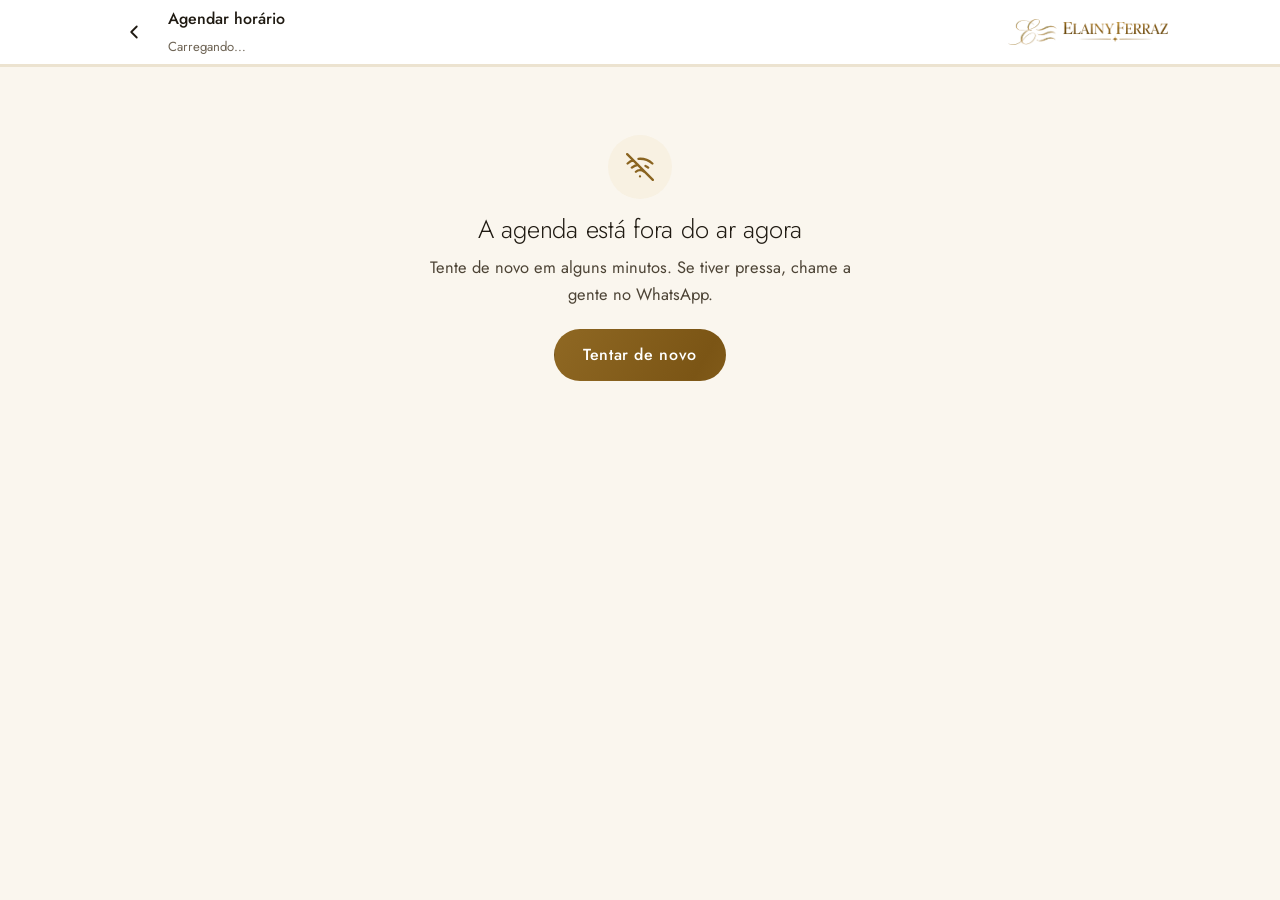
<file: agendar.html>
<!doctype html>
<html lang="pt-BR">
<head>
  <meta charset="utf-8">
  <meta name="viewport" content="width=device-width, initial-scale=1, viewport-fit=cover">
  <title>Agendar horário | Salão de Beleza Elainy Ferraz</title>
  <meta name="description" content="Agende seu horário no Salão de Beleza Elainy Ferraz, em Vitória da Conquista. Escolha o serviço, o dia e o horário livre.">
  <meta name="theme-color" content="#ffffff">
  <link rel="icon" href="img/favicon.png" type="image/png">
  <link rel="apple-touch-icon" href="img/apple-touch-icon.png">
  <link rel="manifest" href="manifest.json">
  <meta property="og:title" content="Agende seu horário · Elainy Ferraz">
  <meta property="og:description" content="Escolha o serviço, o dia e o horário. Confirmação na hora.">
  <meta property="og:image" content="https://elainyferraz.com.br/img/og-elainy.jpg">
  <meta property="og:image:width" content="1200">
  <meta property="og:image:height" content="630">
  <meta property="og:url" content="https://elainyferraz.com.br/agendar.html">
  <link rel="canonical" href="https://elainyferraz.com.br/agendar.html">
  <!-- A API de horários e preços fica no Google Apps Script: abrir a conexão cedo adianta a resposta -->
  <link rel="preconnect" href="https://script.google.com">
  <link rel="preconnect" href="https://script.googleusercontent.com">
  <link rel="preconnect" href="https://fonts.googleapis.com">
  <link rel="preconnect" href="https://fonts.gstatic.com" crossorigin>
  <link href="https://fonts.googleapis.com/css2?family=Jost:wght@300;400;500&display=swap" rel="stylesheet">
  <link rel="stylesheet" href="css/style.css?v=3">
</head>
<body class="booking-page">
  <div id="demo-banner"></div>

  <header class="bk-header">
    <div class="container bk-header__inner">
      <button class="icon-btn" id="btn-voltar" type="button" aria-label="Voltar">
        <svg viewBox="0 0 24 24" fill="none" stroke="currentColor" stroke-width="2" stroke-linecap="round" stroke-linejoin="round" aria-hidden="true"><path d="M15 18l-6-6 6-6"/></svg>
      </button>
      <div class="bk-header__title">
        <strong>Agendar horário</strong>
        <span id="passo-label" aria-live="polite">Carregando…</span>
      </div>
      <a class="bk-header__logo" href="index.html" aria-label="Ir para a página inicial">
        <picture><source srcset="img/emblema-claro.webp" type="image/webp"><img src="img/emblema-claro.png" alt="" width="850" height="449" class="brand__emb"></picture>
            <picture><source srcset="img/logo-sm.webp" type="image/webp"><img src="img/logo-sm.png" alt="Elainy Ferraz" width="105" height="20"></picture>
      </a>
    </div>
    <div class="progress" aria-hidden="true"><div class="progress__bar" id="progress"></div></div>
  </header>

  <main class="bk-main">
    <div class="container bk-wrap" id="app">
      <div class="skeleton" style="height:44px;width:60%"></div>
      <div class="skeleton" style="height:76px;margin-top:28px"></div>
      <div class="skeleton" style="height:76px;margin-top:10px"></div>
      <div class="skeleton" style="height:76px;margin-top:10px"></div>
    </div>
  </main>

  <div class="bk-bar" id="bar" hidden>
    <div class="container bk-wrap bk-bar__inner">
      <div class="bk-bar__info" id="bar-info" aria-live="polite"></div>
      <button class="btn" id="bar-btn" type="button">Continuar</button>
    </div>
  </div>

  <script src="js/config.js"></script>
  <script src="js/motor-agenda.js"></script>
  <script src="js/core.js?v=2"></script>
  <script src="js/agendar.js?v=2"></script>
</body>
</html>
</file>
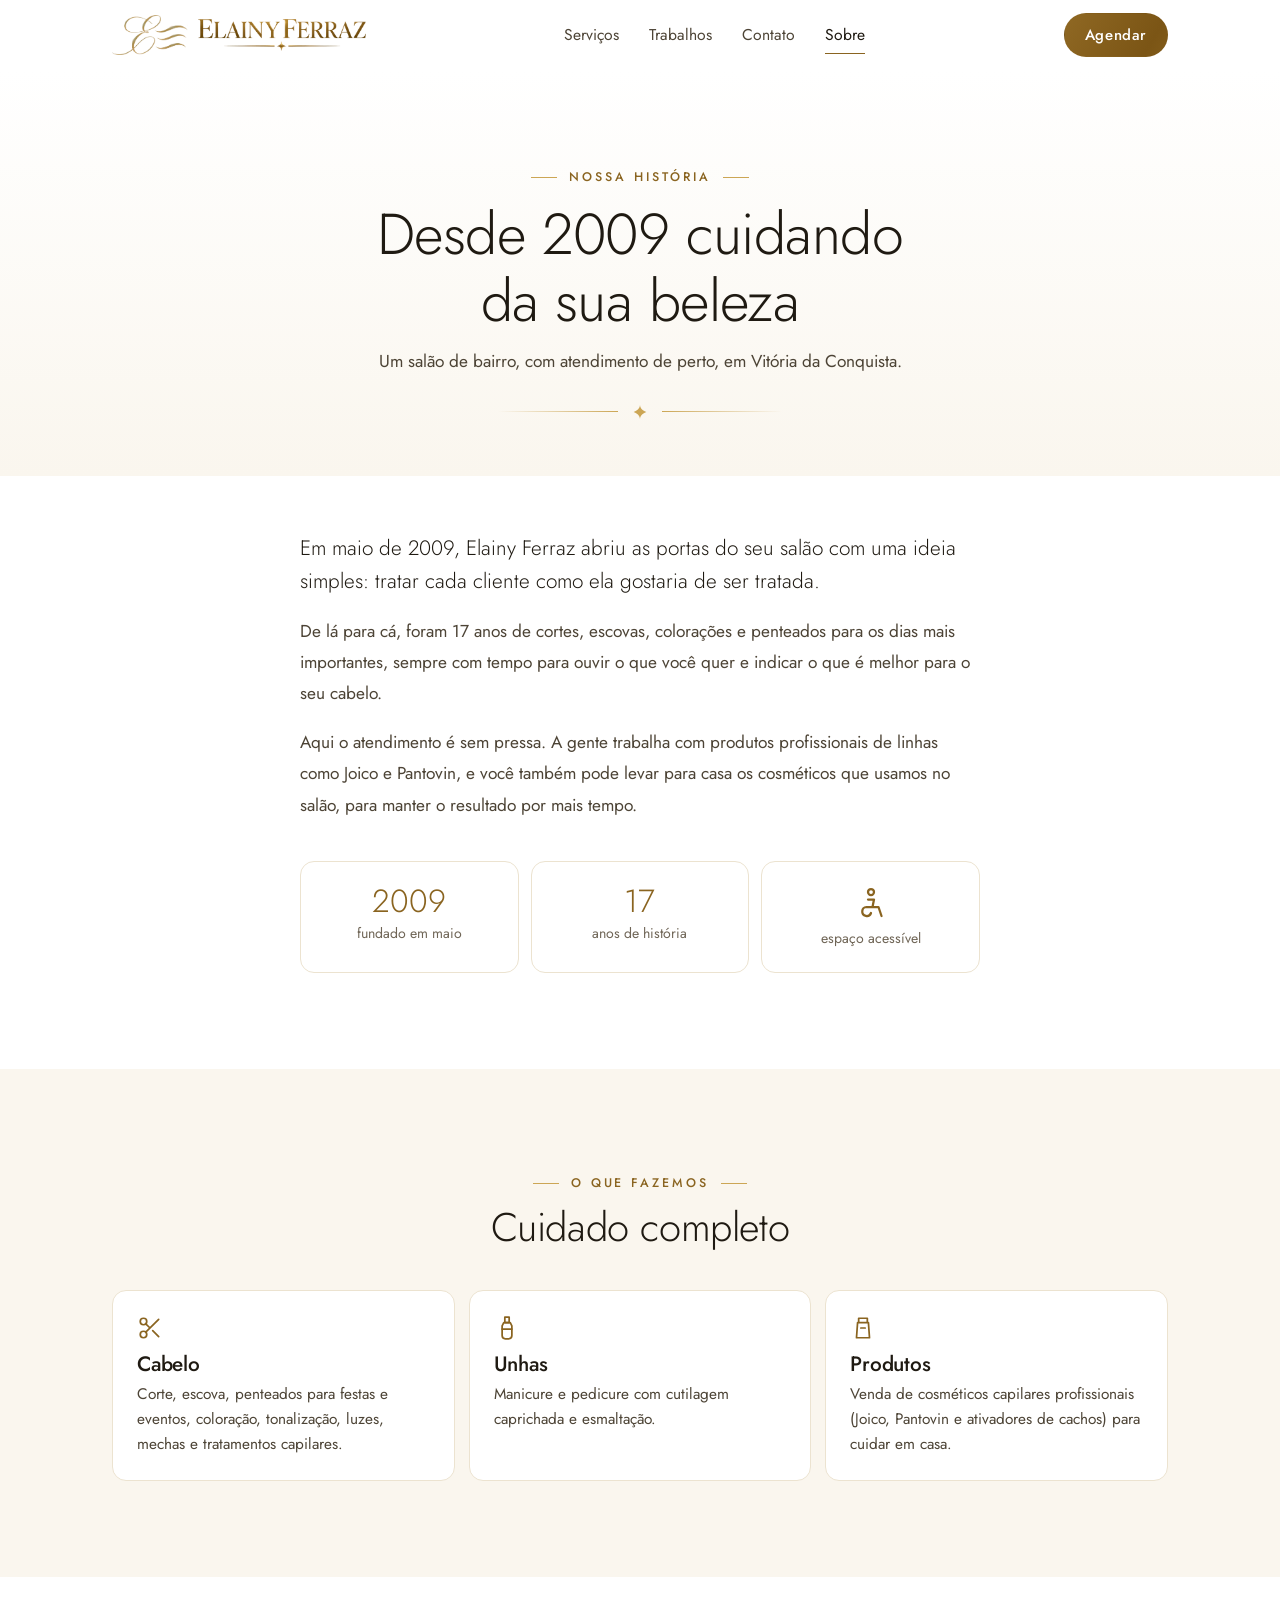
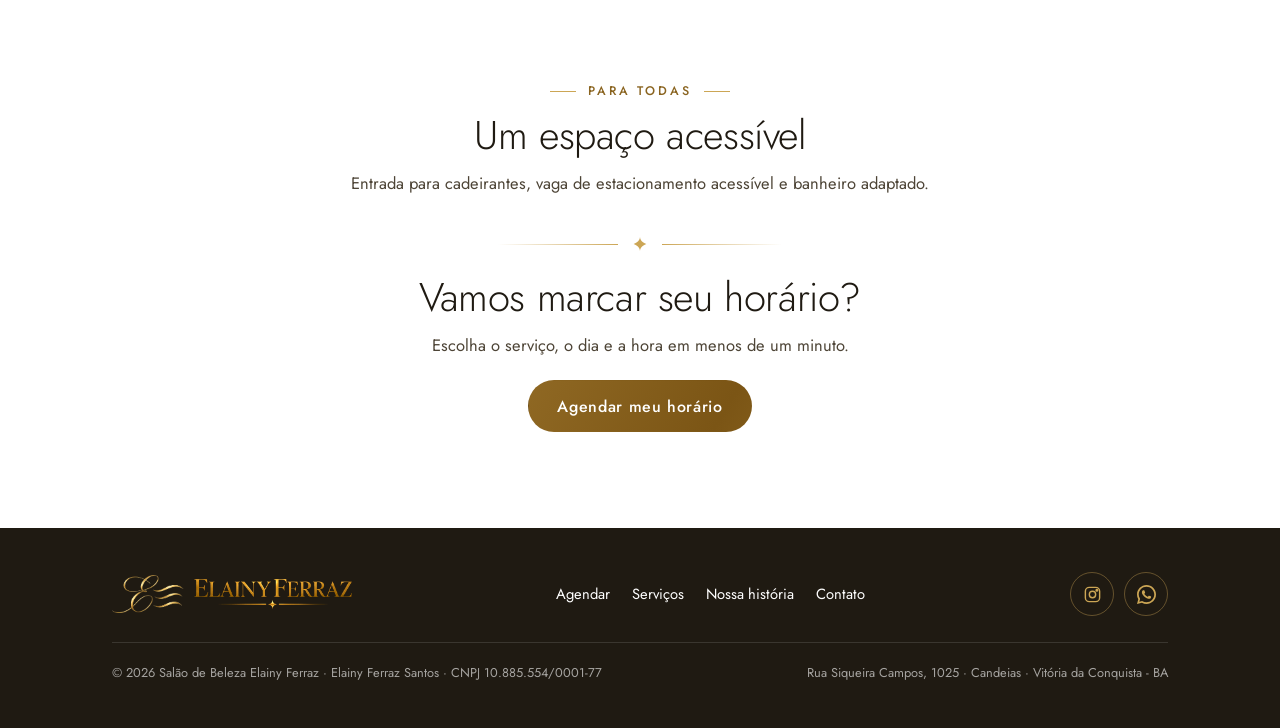
<file: sobre.html>
<!doctype html>
<html lang="pt-BR" class="no-js">
<head>
  <meta charset="utf-8">
  <meta name="viewport" content="width=device-width, initial-scale=1, viewport-fit=cover">
  <title>Nossa história | Salão de Beleza Elainy Ferraz</title>
  <meta name="description" content="Desde maio de 2009 cuidando da beleza de Vitória da Conquista. Conheça a história do Salão de Beleza Elainy Ferraz.">
  <meta name="theme-color" content="#ffffff">
  <link rel="icon" href="img/favicon.png" type="image/png">
  <link rel="apple-touch-icon" href="img/apple-touch-icon.png">
  <meta property="og:title" content="Nossa história · Salão de Beleza Elainy Ferraz">
  <meta property="og:description" content="Desde 2009 cuidando da beleza de Vitória da Conquista.">
  <meta property="og:image" content="https://elainyferraz.com.br/img/og-elainy.jpg">
  <meta property="og:image:width" content="1200">
  <meta property="og:image:height" content="630">
  <meta property="og:url" content="https://elainyferraz.com.br/sobre.html">
  <link rel="canonical" href="https://elainyferraz.com.br/sobre.html">
  <link rel="preconnect" href="https://fonts.googleapis.com">
  <link rel="preconnect" href="https://fonts.gstatic.com" crossorigin>
  <link href="https://fonts.googleapis.com/css2?family=Jost:wght@300;400;500&display=swap" rel="stylesheet">
  <link rel="stylesheet" href="css/style.css?v=3">
  <script>document.documentElement.classList.remove('no-js');</script>
</head>
<body>
  <a class="skip-link" href="#conteudo">Pular para o conteúdo</a>

  <header class="header">
    <div class="container header__inner">
      <a class="brand" href="index.html" aria-label="Elainy Ferraz, início">
        <picture><source srcset="img/emblema-claro.webp" type="image/webp"><img src="img/emblema-claro.png" alt="" width="850" height="449" class="brand__emb"></picture>
        <picture><source srcset="img/logo-sm.webp" type="image/webp"><img src="img/logo-sm.png" alt="Elainy Ferraz" width="168" height="32"></picture>
      </a>
      <nav class="nav" aria-label="Principal">
        <a href="index.html#servicos">Serviços</a>
        <a href="index.html#trabalhos">Trabalhos</a>
        <a href="index.html#contato">Contato</a>
        <a href="sobre.html" aria-current="page">Sobre</a>
      </nav>
      <a class="btn btn--sm" href="agendar.html">Agendar</a>
    </div>
  </header>

  <main id="conteudo">
    <section class="page-hero">
      <div class="container">
        <span class="eyebrow eyebrow--center">Nossa história</span>
        <h1>Desde 2009 cuidando<br>da sua beleza</h1>
        <p>Um salão de bairro, com atendimento de perto, em Vitória da Conquista.</p>
        <div class="ornament" style="margin-top:28px" aria-hidden="true"><svg viewBox="0 0 24 24" fill="currentColor"><path d="M12 1.5c.6 4.9 2.6 7.5 9.5 10.5-6.9 3-8.9 5.6-9.5 10.5-.6-4.9-2.6-7.5-9.5-10.5 6.9-3 8.9-5.6 9.5-10.5z"/></svg></div>
      </div>
    </section>

    <section class="section" style="padding-top: clamp(32px, 5vw, 56px)">
      <div class="container">
        <!-- ✏️ Texto provisório: revisar com a Elainy e ajustar com detalhes reais da história dela. -->
        <div class="story">
          <p class="lead">Em maio de 2009, Elainy Ferraz abriu as portas do seu salão com uma ideia simples: tratar cada cliente como ela gostaria de ser tratada.</p>
          <p>De lá para cá, foram <span id="anos">mais de 17</span> anos de cortes, escovas, colorações e penteados para os dias mais importantes, sempre com tempo para ouvir o que você quer e indicar o que é melhor para o seu cabelo.</p>
          <p>Aqui o atendimento é sem pressa. A gente trabalha com produtos profissionais de linhas como Joico e Pantovin, e você também pode levar para casa os cosméticos que usamos no salão, para manter o resultado por mais tempo.</p>
        </div>

        <div class="facts story">
          <div class="fact"><strong>2009</strong><span>fundado em maio</span></div>
          <div class="fact"><strong id="anos-num">17+</strong><span>anos de história</span></div>
          <div class="fact"><strong><svg viewBox="0 0 24 24" fill="none" stroke="currentColor" stroke-width="1.5" stroke-linecap="round" stroke-linejoin="round" aria-hidden="true" style="width:36px;height:36px;margin:2px auto"><circle cx="12" cy="4" r="2"/><path d="M10 9h4l-1 5h4l2 6M13 14H9a3 3 0 1 0 3 4"/></svg></strong><span>espaço acessível</span></div>
        </div>
      </div>
    </section>

    <section class="section section--alt">
      <div class="container">
        <div class="section-head section-head--center">
          <span class="eyebrow eyebrow--center">O que fazemos</span>
          <h2>Cuidado completo</h2>
        </div>
        <div class="feature-grid">
          <div class="feature">
            <svg viewBox="0 0 24 24" fill="none" stroke="currentColor" stroke-width="1.6" stroke-linecap="round" stroke-linejoin="round" aria-hidden="true"><circle cx="6" cy="6" r="3"/><circle cx="6" cy="18" r="3"/><path d="M20 4L8.1 15.9M14.5 14.5L20 20M8.1 8.1L12 12"/></svg>
            <h3>Cabelo</h3>
            <p>Corte, escova, penteados para festas e eventos, coloração, tonalização, luzes, mechas e tratamentos capilares.</p>
          </div>
          <div class="feature">
            <svg viewBox="0 0 24 24" fill="none" stroke="currentColor" stroke-width="1.6" stroke-linecap="round" stroke-linejoin="round" aria-hidden="true"><path d="M10 2h4v5h-4z"/><path d="M9 7h6l1.5 3v9a3 3 0 0 1-3 3h-3a3 3 0 0 1-3-3v-9z"/><path d="M7.5 13h9"/></svg>
            <h3>Unhas</h3>
            <p>Manicure e pedicure com cutilagem caprichada e esmaltação.</p>
          </div>
          <div class="feature">
            <svg viewBox="0 0 24 24" fill="none" stroke="currentColor" stroke-width="1.6" stroke-linecap="round" stroke-linejoin="round" aria-hidden="true"><path d="M8 3h8v4H8zM7 7h10l1 14H6z"/><path d="M10 12h4"/></svg>
            <h3>Produtos</h3>
            <p>Venda de cosméticos capilares profissionais (Joico, Pantovin e ativadores de cachos) para cuidar em casa.</p>
          </div>
        </div>
      </div>
    </section>

    <section class="section">
      <div class="container">
        <div class="section-head section-head--center">
          <span class="eyebrow eyebrow--center">Para todas</span>
          <h2>Um espaço acessível</h2>
          <p>Entrada para cadeirantes, vaga de estacionamento acessível e banheiro adaptado.</p>
        </div>
        <div class="cta-band">
          <div class="ornament" aria-hidden="true"><svg viewBox="0 0 24 24" fill="currentColor"><path d="M12 1.5c.6 4.9 2.6 7.5 9.5 10.5-6.9 3-8.9 5.6-9.5 10.5-.6-4.9-2.6-7.5-9.5-10.5 6.9-3 8.9-5.6 9.5-10.5z"/></svg></div>
          <h2 style="margin-top:22px">Vamos marcar seu horário?</h2>
          <p>Escolha o serviço, o dia e a hora em menos de um minuto.</p>
          <a class="btn" href="agendar.html">Agendar meu horário</a>
        </div>
      </div>
    </section>
  </main>

  <footer class="footer">
    <div class="container">
      <div class="footer__grid">
        <a class="footer__logo" href="index.html" aria-label="Elainy Ferraz, início">
          <picture><source srcset="img/emblema.webp" type="image/webp"><img src="img/emblema.png" alt="" width="850" height="449" class="brand__emb" loading="lazy"></picture>
          <picture><source srcset="img/logo-sm.webp" type="image/webp"><img src="img/logo-sm.png" alt="Elainy Ferraz" width="168" height="32" loading="lazy"></picture>
        </a>
        <nav class="footer__links" aria-label="Rodapé">
          <a href="agendar.html">Agendar</a>
          <a href="index.html#servicos">Serviços</a>
          <a href="sobre.html">Nossa história</a>
          <a href="index.html#contato">Contato</a>
        </nav>
        <div class="footer__social">
          <a href="https://www.instagram.com/salao_elainy/" target="_blank" rel="noopener" aria-label="Instagram">
            <svg viewBox="0 0 24 24" fill="none" stroke="currentColor" stroke-width="1.8" aria-hidden="true"><rect x="3" y="3" width="18" height="18" rx="5"/><circle cx="12" cy="12" r="4"/><circle cx="17.5" cy="6.5" r="1" fill="currentColor"/></svg>
          </a>
          <a href="https://wa.me/5577999727445" target="_blank" rel="noopener" aria-label="WhatsApp">
            <svg viewBox="0 0 24 24" fill="currentColor" aria-hidden="true"><path d="M12 0C5.4 0 0 5.4 0 12c0 2.1.6 4.2 1.6 6L0 24l6.2-1.6c1.8 1 3.8 1.5 5.8 1.5 6.6 0 12-5.4 12-12S18.6 0 12 0zm0 21.8c-1.8 0-3.5-.5-5-1.4l-.4-.2-3.7 1 1-3.6-.2-.4C2.7 15.6 2.2 13.8 2.2 12 2.2 6.6 6.6 2.2 12 2.2S21.8 6.6 21.8 12 17.4 21.8 12 21.8zm5.5-7.4c-.3-.1-1.7-.8-2-.9-.3-.1-.5-.1-.7.1-.2.3-.8.9-.9 1.1-.2.2-.3.2-.6.1-.3-.1-1.2-.5-2.3-1.4-.9-.8-1.4-1.7-1.6-2-.2-.3 0-.5.1-.6l.4-.5.3-.5c.1-.2 0-.4 0-.5l-.9-2.2c-.2-.6-.5-.5-.7-.5h-.6c-.2 0-.5.1-.8.4-.3.3-1 1-1 2.4s1 2.8 1.2 3c.1.2 2 3.1 4.9 4.3 2.4 1 2.9.8 3.4.7.6-.1 1.7-.7 1.9-1.4.2-.7.2-1.2.2-1.4-.1-.1-.3-.2-.6-.3z"/></svg>
          </a>
        </div>
      </div>
      <div class="footer__bottom">
        <span>© <span id="ano">2026</span> Salão de Beleza Elainy Ferraz · Elainy Ferraz Santos · CNPJ 10.885.554/0001-77</span>
        <span>Rua Siqueira Campos, 1025 · Candeias · Vitória da Conquista - BA</span>
      </div>
    </div>
  </footer>

  <script>
    // Anos de história sempre atualizados (fundado em maio de 2009)
    (function () {
      var d = new Date();
      var anos = d.getFullYear() - 2009 - (d.getMonth() < 4 ? 1 : 0);
      document.getElementById('anos').textContent = anos;
      document.getElementById('anos-num').textContent = anos;
      document.getElementById('ano').textContent = d.getFullYear();
      var header = document.querySelector('.header');
      window.addEventListener('scroll', function () { header.classList.toggle('is-scrolled', window.scrollY > 8); }, { passive: true });
    })();
  </script>
</body>
</html>
</file>
<file: css/style.css>
/* =====================================================================
   Salão de Beleza Elainy Ferraz — Design system (branco & dourado)
   Para mudar a identidade visual, altere só os TOKENS abaixo.
   ===================================================================== */

:root {
  /* Cores — tiradas da logo */
  --bg: #ffffff;
  --surface: #ffffff;
  --surface-2: #faf6ee;          /* marfim */
  --ink: #1f1a12;
  --ink-2: #4d4436;
  --muted: #6f6556;
  --line: #ece3d0;
  --line-strong: #9c8a6a;        /* bordas de campos: contraste 3:1 (WCAG 1.4.11) */
  --brand: #8a6420;              /* dourado para texto e botões: 5,35:1 no branco */
  --brand-600: #6e4d14;
  --brand-50: #f8f1e2;
  --gold-light: #cca655;         /* só decorativo (linhas, estrelas, brilhos) */
  --gold-grad: linear-gradient(120deg, #8f6823 0%, #7b5515 45%, #8a6420 70%, #6e4d14 100%);
  --success: #276b4d;
  --success-50: #e8f4ee;
  --danger: #b3261e;
  --danger-50: #fcecea;
  --wa: #1a7d43;

  /* Tipografia */
  --font: 'Jost', system-ui, -apple-system, 'Segoe UI', sans-serif;

  /* Forma e espaço */
  --radius-sm: 10px;
  --radius: 14px;
  --radius-lg: 24px;
  --shadow-sm: 0 1px 2px rgb(31 26 18 / 0.05), 0 2px 8px rgb(31 26 18 / 0.04);
  --shadow: 0 2px 6px rgb(31 26 18 / 0.05), 0 14px 34px rgb(31 26 18 / 0.08);
  --shadow-gold: 0 10px 28px rgb(138 100 32 / 0.25);
  --container: 1120px;
  --gutter: clamp(16px, 4vw, 32px);
  --ease: cubic-bezier(0.22, 1, 0.36, 1);
}

/* ---------- Base ---------- */
*, *::before, *::after { box-sizing: border-box; }
[hidden] { display: none !important; }
html { -webkit-text-size-adjust: 100%; scroll-behavior: smooth; scroll-padding-top: 84px; }
body {
  margin: 0;
  background: var(--bg);
  color: var(--ink);
  font: 400 16.5px/1.6 var(--font);
  -webkit-font-smoothing: antialiased;
  text-rendering: optimizeLegibility;
}
img, svg { display: block; max-width: 100%; }
a { color: inherit; }
button { font: inherit; color: inherit; }
:focus-visible { outline: 3px solid var(--brand); outline-offset: 3px; border-radius: 6px; }
[tabindex="-1"]:focus { outline: none; }
.sr-only { position: absolute; width: 1px; height: 1px; padding: 0; margin: -1px; overflow: hidden; clip: rect(0 0 0 0); white-space: nowrap; border: 0; }
.skip-link { position: absolute; left: 16px; top: -60px; z-index: 100; background: var(--ink); color: #fff; padding: 10px 16px; border-radius: 8px; }
.skip-link:focus { top: 12px; }

h1, h2, h3 { font-weight: 400; line-height: 1.15; margin: 0; letter-spacing: -0.01em; }
h1 { font-size: clamp(2.3rem, 6vw, 3.6rem); font-weight: 300; }
h2 { font-size: clamp(1.8rem, 4vw, 2.5rem); font-weight: 300; }
h3 { font-size: 1.3rem; font-weight: 500; }
p { margin: 0; }
.gold { color: var(--brand); }

.container { width: 100%; max-width: var(--container); margin-inline: auto; padding-inline: var(--gutter); }
.section { padding-block: clamp(56px, 8vw, 96px); }
.section--alt { background: var(--surface-2); }
.eyebrow {
  display: inline-flex; align-items: center; gap: 12px;
  font-size: 0.78rem; font-weight: 500; letter-spacing: 0.24em; text-transform: uppercase; color: var(--brand);
}
.eyebrow::before, .eyebrow--center::after { content: ''; width: 26px; height: 1px; background: var(--gold-light); }
.section-head { max-width: 620px; margin-bottom: clamp(28px, 4vw, 40px); }
.section-head h2 { margin-top: 10px; }
.section-head p { margin-top: 12px; color: var(--ink-2); }
.section-head--center { margin-inline: auto; text-align: center; }

/* Ornamento: a linha com estrela da logo */
.ornament { display: flex; align-items: center; justify-content: center; gap: 14px; color: var(--gold-light); }
.ornament::before, .ornament::after { content: ''; height: 1px; width: min(120px, 22vw); }
.ornament::before { background: linear-gradient(90deg, transparent, currentColor); }
.ornament::after { background: linear-gradient(90deg, currentColor, transparent); }
.ornament svg { width: 16px; height: 16px; }

/* ---------- Botões ---------- */
.btn {
  --_bg: var(--gold-grad); --_fg: #fff; --_bd: transparent;
  display: inline-flex; align-items: center; justify-content: center; gap: 10px;
  min-height: 52px; padding: 0 28px;
  border: 1.5px solid var(--_bd); border-radius: 999px;
  background: var(--_bg); background-size: 200% 100%; background-position: 0 0; color: var(--_fg);
  font-weight: 500; font-size: 1rem; letter-spacing: 0.04em; text-decoration: none;
  cursor: pointer; transition: transform .2s var(--ease), background-position .6s var(--ease), box-shadow .25s, border-color .2s, color .2s;
  -webkit-tap-highlight-color: transparent;
}
.btn:hover { background-position: 100% 0; box-shadow: var(--shadow-gold); }
.btn:active { transform: scale(0.98); }
.btn--ghost { --_bg: transparent; --_fg: var(--ink); --_bd: var(--line); }
.btn--ghost:hover { --_bd: var(--brand); --_fg: var(--brand); box-shadow: none; }
.btn--light { --_bg: #fff; --_fg: var(--brand); }
.btn--wa { --_bg: var(--wa); }
.btn--wa:hover { box-shadow: 0 8px 24px rgb(26 125 67 / 0.3); }
.btn--danger { --_fg: var(--danger); }
.btn--danger-solid { --_bg: var(--danger); --_fg: #fff; }
.btn--sm { min-height: 44px; padding: 0 20px; font-size: 0.94rem; }
.btn--block { width: 100%; }
.btn[disabled], .btn[aria-disabled='true'] { opacity: 0.45; pointer-events: none; }
.btn svg { width: 20px; height: 20px; flex: none; }
.link-arrow { display: inline-flex; align-items: center; gap: 6px; color: var(--brand); font-weight: 500; text-decoration: none; min-height: 44px; }
.link-arrow svg { width: 18px; height: 18px; transition: transform .25s var(--ease); }
.link-arrow:hover svg { transform: translateX(4px); }

/* ---------- Header ---------- */
.header {
  position: sticky; top: 0; z-index: 40;
  background: rgb(255 255 255 / 0.88);
  backdrop-filter: saturate(1.4) blur(14px); -webkit-backdrop-filter: saturate(1.4) blur(14px);
  border-bottom: 1px solid transparent; transition: border-color .3s;
}
.header.is-scrolled { border-bottom-color: var(--line); }
.header__inner { display: flex; align-items: center; justify-content: space-between; gap: 16px; height: 70px; }
.brand { display: flex; align-items: center; text-decoration: none; min-height: 44px; }
.brand { gap: 10px; }
.brand img { height: 28px; width: auto; }
.brand img.brand__emb { height: 34px; }
@media (min-width: 900px) { .brand img { height: 32px; } .brand img.brand__emb { height: 40px; } }
.nav { display: none; gap: 30px; }
.nav a { text-decoration: none; font-size: 0.98rem; color: var(--ink-2); position: relative; padding-block: 6px; }
.nav a::after { content: ''; position: absolute; left: 0; right: 0; bottom: 0; height: 1px; background: var(--brand); transform: scaleX(0); transition: transform .3s var(--ease); }
.nav a:hover, .nav a[aria-current='page'] { color: var(--ink); }
.nav a:hover::after, .nav a[aria-current='page']::after { transform: scaleX(1); }
@media (min-width: 860px) { .nav { display: flex; } }

/* ---------- Hero ---------- */
.hero {
  position: relative; overflow: hidden; text-align: center;
  padding-block: clamp(36px, 7vw, 80px) clamp(48px, 8vw, 88px);
  background:
    radial-gradient(60% 50% at 50% 0%, rgb(204 166 85 / 0.14), transparent 70%),
    linear-gradient(180deg, #fff 0%, var(--surface-2) 100%);
}
.hero__emblema { width: min(280px, 60vw); margin: 0 auto; }
.hero__emblema img, .hero__ornamento img { width: 100%; height: auto; display: block; }
.hero__logo { width: min(580px, 88vw); margin: clamp(12px, 2.6vw, 22px) auto 0; }
.hero__ornamento { width: min(400px, 72vw); margin: 10px auto 0; }
.hero__logo img { width: 100%; height: auto; }
.hero__tag { margin-top: 26px; font-size: clamp(1.5rem, 4.4vw, 2.2rem); font-weight: 300; line-height: 1.25; }
.hero__lead { margin: 14px auto 0; max-width: 540px; color: var(--ink-2); font-size: clamp(1rem, 2vw, 1.1rem); }
.hero__ctas { display: flex; flex-wrap: wrap; justify-content: center; gap: 12px; margin-top: 30px; }
.hero__meta { display: flex; flex-wrap: wrap; justify-content: center; gap: 8px 22px; margin-top: 26px; color: var(--muted); font-size: 0.9rem; }
.hero__meta span, .hero__meta a { display: inline-flex; align-items: center; gap: 7px; }
.hero__meta svg { width: 17px; height: 17px; color: var(--brand); }

.hero__hours {
  display: inline-flex; flex-wrap: wrap; align-items: center; justify-content: center; gap: 6px 10px;
  margin-top: 24px; padding: 10px 18px; border-radius: 999px;
  background: #fff; border: 1px solid var(--line); box-shadow: var(--shadow-sm);
  font-size: 0.95rem; color: var(--ink-2);
}
.hero__hours > svg { width: 18px; height: 18px; color: var(--brand); flex: none; }
.hero__hours b { font-weight: 500; color: var(--ink); }
.hero__hours .sep { color: var(--gold-light); margin: 0 6px; }
@media (max-width: 480px) { .hero__hours { border-radius: var(--radius); } }

/* ---------- Serviços: lista de preços compacta ---------- */
/* Categorias: no celular viram uma faixa que rola de lado (de ponta a ponta da tela);
   a partir de 760px quebram em linhas centralizadas. Os nomes nunca quebram dentro do botão. */
.tabs {
  display: flex; gap: 8px; margin: 0 calc(var(--gutter) * -1) 16px; padding: 6px var(--gutter) 8px;
  overflow-x: auto; scroll-snap-type: x proximity; scroll-padding-inline: var(--gutter);
  scrollbar-width: none; overscroll-behavior-x: contain; -webkit-overflow-scrolling: touch;
}
.tabs::-webkit-scrollbar { display: none; }
/* margens automáticas centralizam quando sobra espaço e somem quando a faixa rola */
.tab:first-child { margin-left: auto; }
.tab:last-child { margin-right: auto; }
.tab {
  flex: none; white-space: nowrap; scroll-snap-align: start;
  min-height: 44px; padding: 0 20px; border-radius: 999px; border: 1px solid var(--line); background: #fff;
  font-size: 0.95rem; letter-spacing: 0.04em; cursor: pointer; transition: all .2s; color: var(--ink-2);
}
@media (min-width: 760px) {
  .tabs { flex-wrap: wrap; justify-content: center; overflow: visible; margin-inline: 0; padding-inline: 0; }
  .tab:first-child, .tab:last-child { margin-inline: 0; }
}
.tab:hover { border-color: var(--brand); color: var(--brand); }
.tab[aria-selected='true'] { background: var(--ink); border-color: var(--ink); color: #fff; }
.price-list { max-width: 760px; margin: 0 auto; list-style: none; padding: 0; overflow-wrap: anywhere; }
.price-item {
  display: grid; grid-template-columns: 1fr auto auto; align-items: center; gap: 4px 16px;
  padding: 14px 4px; border-bottom: 1px solid var(--line);
}
.price-item:last-child { border-bottom: 0; }
.price-item__info { min-width: 0; }
.price-item__name { display: block; font-size: 1.06rem; }
.price-item__meta { display: block; font-size: 0.85rem; color: var(--muted); }
.price-item__price { font-weight: 500; color: var(--brand); white-space: nowrap; text-align: right; line-height: 1.2; }
.price-item__price small { display: block; font-weight: 400; font-size: 0.74rem; color: var(--muted); }
/* Agendar da lista: branco com letra e borda douradas; no hover, inverte (fundo dourado, letra branca) */
.price-item__btn { --_bg: #fff; --_fg: var(--brand); --_bd: var(--brand); min-height: 40px; padding: 0 18px; font-size: 0.9rem; background-size: auto; transition: background-color .2s, color .2s, box-shadow .25s; }
.price-item__btn:hover, .price-item__btn:focus-visible { --_bg: var(--brand); --_fg: #fff; background: var(--brand); box-shadow: var(--shadow-gold); }
@media (max-width: 520px) {
  .price-item { grid-template-columns: 1fr auto; grid-template-areas: 'info btn' 'price btn'; gap: 2px 14px; }
  .price-item__info { grid-area: info; }
  .price-item__price { grid-area: price; text-align: left; display: flex; align-items: baseline; gap: 5px; }
  .price-item__price small { display: inline; }
  .price-item__btn { grid-area: btn; min-height: 44px; }
  .price-item__meta { display: none; }
}
.services-foot { margin-top: 24px; display: flex; flex-direction: column; align-items: center; gap: 10px; text-align: center; }
.services-foot p { color: var(--muted); font-size: 0.86rem; }

/* ---------- Trabalhos (faixa rolável no celular) ---------- */
/* Celular: carrossel com arrastar. Desktop: grade com a foto de destaque maior. */
.gallery {
  display: flex; gap: 10px; overflow-x: auto; scroll-snap-type: x mandatory; scrollbar-width: none;
  margin-inline: calc(var(--gutter) * -1); padding-inline: var(--gutter); scroll-padding-inline: var(--gutter);
}
.gallery::-webkit-scrollbar { display: none; }
.gallery__item {
  position: relative; border-radius: var(--radius); overflow: hidden; aspect-ratio: 4 / 5; flex: 0 0 76%; scroll-snap-align: center;
  display: grid; place-items: center; text-decoration: none; background: #fff; border: 1px solid var(--line);
}
.gallery__item picture { position: absolute; inset: 0; }
.gallery__item img { width: 100%; height: 100%; object-fit: cover; transition: transform .6s var(--ease); }
.gallery__item:hover img { transform: scale(1.05); }
.gallery__legenda {
  position: absolute; left: 0; right: 0; bottom: 0; padding: 30px 12px 12px; font-size: 0.9rem; line-height: 1.2; color: #fff; text-align: center;
  background: linear-gradient(transparent, rgb(31 26 18 / 0.62)); letter-spacing: 0.04em;
}
.gallery__ph { display: flex; flex-direction: column; align-items: center; gap: 8px; color: var(--brand); font-size: 0.95rem; text-align: center; padding: 6px; line-height: 1.25; }
.gallery__ph svg { width: 26px; height: 26px; color: var(--brand); }
.gallery__item--ig { background: var(--brand-50); border-color: #e6d5b0; }
.gallery__item--ig:hover { background: #f3e7cc; }
.gallery-dots { display: flex; justify-content: center; gap: 6px; margin-top: 14px; }
.gallery-dots span { width: 6px; height: 6px; border-radius: 50%; background: #e6d5b0; transition: background .3s, transform .3s; }
.gallery-dots span.is-on { background: var(--brand); transform: scale(1.3); }
@media (min-width: 760px) {
  .gallery {
    display: grid; grid-template-columns: repeat(4, 1fr); gap: 12px; overflow: visible;
    margin-inline: 0; padding-inline: 0;
  }
  .gallery__item { aspect-ratio: 1; }
  .gallery__item--destaque { grid-column: span 2; grid-row: span 2; }
  .gallery__item img { object-position: 50% 30%; }
  .gallery__item--destaque .gallery__legenda { font-size: 1.05rem; padding: 40px 14px 14px; letter-spacing: 0.06em; }
  .gallery-dots { display: none; }
}
.gallery-foot { margin-top: 16px; display: flex; justify-content: center; }

/* ---------- Foto ampliada (abre ao clicar numa foto da galeria) ---------- */
.lightbox {
  position: fixed; inset: 0; z-index: 200; display: flex; align-items: center; justify-content: center;
  background: rgb(20 16 10 / 0.88); backdrop-filter: blur(6px); -webkit-backdrop-filter: blur(6px);
  opacity: 0; visibility: hidden; transition: opacity .3s var(--ease), visibility .3s;
}
.lightbox.is-open { opacity: 1; visibility: visible; }
.lightbox__fig { margin: 0; display: flex; flex-direction: column; align-items: center; gap: 12px; max-width: min(92vw, 720px); }
.lightbox__img {
  max-width: 100%; max-height: calc(100dvh - 160px); border-radius: var(--radius); box-shadow: 0 20px 60px rgb(0 0 0 / 0.45);
  transform: scale(.96); transition: opacity .2s var(--ease), transform .3s var(--ease); user-select: none; -webkit-user-drag: none;
}
.lightbox.is-open .lightbox__img { transform: none; }
.lightbox__img.is-trocando { opacity: 0; }
.lightbox__legenda { color: #fff; font-size: 0.95rem; letter-spacing: 0.04em; text-align: center; }
.lightbox__legenda small { display: block; margin-top: 2px; color: rgb(255 255 255 / 0.6); font-size: 0.78rem; }
.lightbox__btn {
  position: absolute; display: grid; place-items: center; width: 46px; height: 46px; border-radius: 50%; border: 0; cursor: pointer;
  background: rgb(255 255 255 / 0.14); color: #fff; transition: background .2s;
}
.lightbox__btn:hover, .lightbox__btn:focus-visible { background: rgb(255 255 255 / 0.28); }
.lightbox__btn svg { width: 22px; height: 22px; }
.lightbox__fechar { top: 14px; right: 14px; }
.lightbox__ant { left: 18px; top: 50%; transform: translateY(-50%); }
.lightbox__prox { right: 18px; top: 50%; transform: translateY(-50%); }
@media (max-width: 759px) {
  /* No celular as setas ficam embaixo para não cobrir a foto (e dá para arrastar com o dedo) */
  .lightbox__ant, .lightbox__prox { top: auto; bottom: 18px; transform: none; }
  .lightbox__ant { left: calc(50% - 58px); }
  .lightbox__prox { right: calc(50% - 58px); }
  .lightbox__fig { margin-bottom: 44px; }
}
body.sem-rolagem { overflow: hidden; }

/* ---------- Avaliação (faixa compacta) ---------- */
.review-band {
  display: flex; flex-wrap: wrap; align-items: center; justify-content: space-between; gap: 12px 20px;
  max-width: 540px; margin: 28px auto 0; padding: 16px 20px; border-radius: var(--radius);
  background: #fff; border: 1px solid #e6d5b0; box-shadow: var(--shadow-sm);
}
.review-band__text { display: flex; flex-direction: column; align-items: flex-start; gap: 4px; }
.review-band__text strong { display: block; font-weight: 500; }
.review-band__text span { color: var(--muted); font-size: 0.88rem; }
.stars { display: flex; gap: 2px; color: var(--gold-light); flex: none; }
.stars svg { width: 17px; height: 17px; }

/* ---------- Contato ---------- */
.contact { display: grid; gap: 18px; }
@media (min-width: 900px) { .contact { grid-template-columns: 1fr 1.15fr; gap: 26px; } }
.card { background: var(--surface); border: 1px solid var(--line); border-radius: var(--radius); padding: 24px; }
.card h3 { display: flex; align-items: center; gap: 10px; flex-wrap: wrap; }
.card h3 svg { width: 21px; height: 21px; color: var(--brand); }
.hours { list-style: none; padding: 0; margin: 14px 0 0; }
.hours li { display: flex; justify-content: space-between; gap: 12px; padding: 9px 12px; border-radius: var(--radius-sm); }
.hours li + li { border-top: 1px solid var(--line); }
.hours li.is-today { background: var(--brand-50); font-weight: 500; border-color: transparent; }
.hours li.is-today + li { border-top-color: transparent; }
.hours .closed { color: var(--muted); }
.badge { display: inline-flex; align-items: center; gap: 6px; padding: 3px 10px; border-radius: 999px; font-size: 0.78rem; font-weight: 500; }
.badge::before { content: ''; width: 7px; height: 7px; border-radius: 50%; background: currentColor; }
.badge--open { background: var(--success-50); color: var(--success); }
.badge--closed { background: var(--surface-2); color: var(--muted); }
.contact__info { display: grid; gap: 12px; margin-top: 18px; }
.contact__row { display: flex; gap: 12px; align-items: flex-start; color: var(--ink-2); }
.contact__row svg { width: 20px; height: 20px; color: var(--brand); flex: none; margin-top: 3px; }
.contact__actions { display: flex; flex-wrap: wrap; gap: 10px; margin-top: 20px; }
.amenities { display: flex; flex-wrap: wrap; gap: 8px; margin-top: 16px; padding: 0; list-style: none; }
.amenities li { display: inline-flex; align-items: center; gap: 6px; padding: 6px 12px; border-radius: 999px; background: var(--surface-2); font-size: 0.84rem; color: var(--ink-2); }
.amenities svg { width: 16px; height: 16px; color: var(--brand); }
.map { border-radius: var(--radius); overflow: hidden; min-height: 300px; border: 1px solid var(--line); background: var(--surface-2); }
.map iframe { width: 100%; height: 100%; min-height: 300px; border: 0; display: block; filter: saturate(0.7) sepia(0.12); }

/* ---------- Footer ---------- */
.footer { background: var(--ink); color: rgb(255 255 255 / 0.72); padding-block: 44px calc(44px + env(safe-area-inset-bottom)); font-size: 0.92rem; }
.footer__grid { display: flex; flex-wrap: wrap; gap: 20px 28px; justify-content: space-between; align-items: center; }
.footer__logo { display: inline-flex; align-items: center; gap: 10px; }
.footer__logo img { height: 30px; width: auto; filter: brightness(1.45) saturate(1.1); }
.footer__logo img.brand__emb { height: 38px; filter: none; }
.footer a { color: #fff; }
.footer__links { display: flex; flex-wrap: wrap; gap: 0 22px; }
.footer__links a { text-decoration: none; display: inline-flex; align-items: center; min-height: 44px; }
.footer__links a:hover { color: var(--gold-light); }
.footer__social { display: flex; gap: 10px; }
.footer__social a { width: 44px; height: 44px; border-radius: 50%; display: grid; place-items: center; border: 1px solid rgb(204 166 85 / 0.4); color: var(--gold-light); transition: background .2s; }
.footer__social a:hover { background: rgb(204 166 85 / 0.12); }
.footer__social svg { width: 19px; height: 19px; }
.footer__bottom { margin-top: 26px; padding-top: 20px; border-top: 1px solid rgb(255 255 255 / 0.12); display: flex; flex-wrap: wrap; gap: 6px 24px; justify-content: space-between; font-size: 0.8rem; color: rgb(255 255 255 / 0.6); }

/* ---------- Ações fixas (mobile) ---------- */
.fab-wa {
  position: fixed; right: 28px; bottom: 28px; z-index: 30;
  width: 56px; height: 56px; border-radius: 50%; display: none; place-items: center;
  background: var(--wa); color: #fff; box-shadow: 0 10px 28px rgb(26 125 67 / 0.35); transition: transform .2s var(--ease);
}
.fab-wa:hover { transform: scale(1.06); }
.fab-wa svg { width: 28px; height: 28px; }
.mobile-bar {
  position: fixed; left: 0; right: 0; bottom: 0; z-index: 30;
  padding: 12px 16px calc(12px + env(safe-area-inset-bottom));
  background: rgb(255 255 255 / 0.94); backdrop-filter: blur(12px); -webkit-backdrop-filter: blur(12px);
  border-top: 1px solid var(--line); transform: translateY(110%); transition: transform .35s var(--ease);
  display: flex; gap: 10px; align-items: center;
}
.mobile-bar__wa { flex: none; width: 52px; height: 52px; border-radius: 50%; display: grid; place-items: center; background: var(--wa); color: #fff; }
.mobile-bar__wa svg { width: 26px; height: 26px; }
.mobile-bar.is-visible { transform: none; }
@media (min-width: 860px) { .mobile-bar { display: none; } .fab-wa { display: grid; } }

/* ---------- Página Sobre ---------- */
.page-hero { text-align: center; padding-block: clamp(48px, 8vw, 88px) clamp(32px, 5vw, 56px); background: linear-gradient(180deg, #fff, var(--surface-2)); }
.page-hero h1 { margin-top: 14px; }
.page-hero p { margin: 14px auto 0; max-width: 560px; color: var(--ink-2); font-size: 1.08rem; }
.story { max-width: 680px; margin-inline: auto; }
.story p { color: var(--ink-2); font-size: 1.08rem; line-height: 1.8; }
.story p + p { margin-top: 18px; }
.story .lead { font-size: 1.3rem; font-weight: 300; color: var(--ink); line-height: 1.6; }
.facts { display: grid; grid-template-columns: repeat(auto-fit, minmax(150px, 1fr)); gap: 12px; margin-top: 40px; }
.fact { text-align: center; padding: 22px 12px; border-radius: var(--radius); border: 1px solid var(--line); background: #fff; }
.fact strong { display: block; font-size: 2rem; font-weight: 300; color: var(--brand); line-height: 1.1; }
.fact span { font-size: 0.88rem; color: var(--muted); }
.feature-grid { display: grid; gap: 14px; }
@media (min-width: 760px) { .feature-grid { grid-template-columns: repeat(3, 1fr); } }
.feature { padding: 24px; border-radius: var(--radius); background: #fff; border: 1px solid var(--line); }
.feature svg { width: 26px; height: 26px; color: var(--brand); }
.feature h3 { margin-top: 12px; }
.feature p { margin-top: 6px; color: var(--ink-2); font-size: 0.96rem; }
.cta-band { text-align: center; }
.cta-band p { margin: 12px auto 0; color: var(--ink-2); max-width: 460px; }
.cta-band .btn { margin-top: 22px; }

/* ---------- Animação de entrada ---------- */
.reveal { opacity: 0; transform: translateY(18px); transition: opacity .8s var(--ease), transform .8s var(--ease); }
.reveal.is-in { opacity: 1; transform: none; }
.no-js .reveal { opacity: 1; transform: none; }

/* ---------- Avisos ---------- */
.demo-banner { background: var(--ink); color: #fff; text-align: center; font-size: 0.82rem; padding: 8px 16px; }
.demo-banner b { color: var(--gold-light); font-weight: 500; }

/* =====================================================================
   AGENDAMENTO
   ===================================================================== */
.booking-page { min-height: 100dvh; display: flex; flex-direction: column; background: var(--surface-2); }
.bk-header { position: sticky; top: 0; z-index: 20; background: #fff; border-bottom: 1px solid var(--line); }
.bk-header__inner { display: flex; align-items: center; gap: 12px; height: 64px; }
.bk-header__logo { display: flex; align-items: center; min-height: 44px; }
.bk-header__logo { gap: 6px; }
.bk-header__logo img { height: 20px; width: auto; }
.bk-header__logo img.brand__emb { height: 26px; }
.icon-btn {
  width: 44px; height: 44px; border-radius: 50%; border: 0; background: transparent; display: grid; place-items: center;
  cursor: pointer; flex: none; text-decoration: none; transition: background .2s;
}
.icon-btn:hover { background: var(--surface-2); }
.icon-btn svg { width: 22px; height: 22px; }
.bk-header__title { flex: 1; min-width: 0; }
.bk-header__title strong { display: block; font-size: 1rem; font-weight: 500; }
.bk-header__title span { font-size: 0.82rem; color: var(--muted); }
.progress { height: 2px; background: var(--line); }
.progress__bar { height: 100%; background: var(--gold-grad); width: 0; transition: width .5s var(--ease); }

.bk-main { flex: 1; padding-block: 28px 150px; }
.bk-wrap { max-width: 680px; margin-inline: auto; }
.bk-step { animation: stepIn .45s var(--ease); }
@keyframes stepIn { from { opacity: 0; transform: translateY(12px); } to { opacity: 1; transform: none; } }
.bk-step > h1 { font-size: clamp(1.9rem, 6vw, 2.4rem); }
.bk-step > .bk-sub { margin-top: 6px; color: var(--ink-2); }
.bk-group { margin-top: 26px; }
.bk-group__title { font-size: 0.76rem; font-weight: 500; letter-spacing: 0.18em; text-transform: uppercase; color: var(--brand); margin-bottom: 10px; }

/* Opção selecionável (serviço / profissional) */
.opt-list { display: grid; gap: 8px; }
.opt {
  position: relative; display: flex; align-items: center; gap: 14px; padding: 15px 18px; min-height: 70px;
  background: #fff; border: 1.5px solid var(--line); border-radius: var(--radius); cursor: pointer;
  transition: border-color .2s, box-shadow .2s, background-color .2s;
}
.opt:hover { border-color: #d9c7a3; }
.opt--static { cursor: default; }
.opt--static:hover { border-color: var(--line); }
.opt input { position: absolute; opacity: 0; pointer-events: none; }
.opt__check {
  width: 24px; height: 24px; border-radius: 7px; border: 1.5px solid var(--line-strong); flex: none; display: grid; place-items: center;
  transition: all .2s; color: transparent;
}
.opt input[type='radio'] ~ .opt__check { border-radius: 50%; }
.opt__check svg { width: 15px; height: 15px; }
/* overflow-wrap: nomes longos sem espaço (ex.: "Hidratação/Reconstrução/Nutrição") quebram em vez de empurrar o preço para fora da tela */
.opt__body { flex: 1; min-width: 0; overflow-wrap: anywhere; }
.opt__name { font-weight: 500; display: block; }
.opt__desc { display: block; font-size: 0.87rem; color: var(--muted); margin-top: 1px; }
.opt__aside { text-align: right; flex: none; }
.opt__price { font-weight: 500; display: block; white-space: nowrap; color: var(--brand); }
.opt__price small { font-weight: 400; font-size: 0.72rem; color: var(--muted); display: block; }
.opt__time { font-size: 0.82rem; color: var(--muted); white-space: nowrap; }
.opt:has(input:checked) { border-color: var(--brand); background: var(--brand-50); box-shadow: 0 0 0 3px rgb(138 100 32 / 0.12); }
.opt:has(input:checked) .opt__check { background: var(--brand); border-color: var(--brand); color: #fff; }
.opt:has(input:focus-visible) { outline: 3px solid var(--brand); outline-offset: 2px; }
.avatar {
  width: 48px; height: 48px; border-radius: 50%; flex: none; display: grid; place-items: center; overflow: hidden;
  background: var(--brand-50); border: 1px solid #e6d5b0; font-size: 1.3rem; color: var(--brand);
}
.avatar img { width: 100%; height: 100%; object-fit: cover; }
.avatar--any { background: var(--surface-2); color: var(--ink-2); border-color: var(--line); }
.avatar--any svg { width: 22px; height: 22px; }

/* Dias */
.days { display: flex; gap: 8px; overflow-x: auto; padding: 4px 2px 12px; scroll-snap-type: x mandatory; scrollbar-width: thin; }
.day {
  flex: none; scroll-snap-align: start; width: 66px; padding: 11px 0; border-radius: var(--radius); text-align: center;
  background: #fff; border: 1.5px solid var(--line); cursor: pointer; transition: all .2s;
}
.day:hover:not([disabled]) { border-color: #d9c7a3; }
.day__wd { display: block; font-size: 0.72rem; font-weight: 500; text-transform: uppercase; letter-spacing: 0.1em; color: var(--muted); }
.day__n { display: block; font-size: 1.6rem; font-weight: 300; line-height: 1.15; margin-top: 2px; }
.day__m { display: block; font-size: 0.72rem; color: var(--muted); }
.day[aria-pressed='true'] { background: var(--gold-grad); border-color: transparent; color: #fff; box-shadow: var(--shadow-gold); }
.day[aria-pressed='true'] .day__wd, .day[aria-pressed='true'] .day__m { color: rgb(255 255 255 / 0.92); }
.day[disabled] { opacity: 0.4; cursor: not-allowed; background: transparent; }
.day[disabled] .day__n { text-decoration: line-through; text-decoration-thickness: 1px; }

/* Horários */
.slots { display: grid; grid-template-columns: repeat(auto-fill, minmax(82px, 1fr)); gap: 8px; }
.slot {
  min-height: 48px; border-radius: var(--radius-sm); border: 1.5px solid var(--line); background: #fff;
  font-weight: 500; font-size: 1rem; cursor: pointer; transition: all .15s; font-variant-numeric: tabular-nums;
}
.slot:hover { border-color: var(--brand); color: var(--brand); }
.slot[aria-pressed='true'] { background: var(--gold-grad); border-color: transparent; color: #fff; }
/* Horário que já tem cliente: pede encaixe pelo WhatsApp */
.slot--cheio { display: flex; flex-direction: column; align-items: center; justify-content: center; line-height: 1.1; border-style: dashed; border-color: #c9a96a; background: #faf6ee; color: var(--ink-2); }
.slot--cheio small { font-size: 0.68rem; font-weight: 500; color: var(--muted); letter-spacing: 0.02em; }
.slot--cheio[aria-pressed='true'] { background: #fff4dc; border: 1.5px solid var(--brand); color: var(--brand); }
.slot--cheio[aria-pressed='true'] small { color: var(--brand); }
.slots-legenda { margin-top: 14px; font-size: 0.84rem; line-height: 1.5; color: var(--muted); }
.slot-mini { display: inline-block; vertical-align: -2px; width: 18px; height: 14px; margin-right: 6px; border-radius: 4px; border: 1.5px dashed #c9a96a; background: #faf6ee; }
.cheio { margin-top: 22px; padding: 18px; border-radius: var(--radius); background: #fff; border: 1.5px solid #e6d5b0; animation: stepIn .35s var(--ease); }
.cheio__titulo { display: flex; align-items: center; gap: 8px; font-weight: 600; color: var(--brand); margin-bottom: 8px; }
.cheio__titulo svg { width: 20px; height: 20px; flex: none; }
.cheio p { color: var(--ink-2); font-size: 0.93rem; margin: 0 0 12px; }
.cheio__passos { background: #faf6ee; border-radius: var(--radius-sm); padding: 10px 12px; }
.cheio .btn { width: 100%; justify-content: center; }
.cheio .cheio__ou { margin: 12px 0 0; font-size: 0.84rem; color: var(--muted); text-align: center; }
.period { margin-top: 20px; }
.period:first-child { margin-top: 0; }
.period__title { display: flex; align-items: center; gap: 8px; font-weight: 500; font-size: 0.9rem; color: var(--ink-2); margin-bottom: 10px; }
.period__title svg { width: 18px; height: 18px; color: var(--brand); }

/* Roteiro (quem faz o quê e quando) */
.roteiro { margin-top: 22px; padding: 16px 18px; border-radius: var(--radius); background: #fff; border: 1px solid #e6d5b0; animation: stepIn .35s var(--ease); }
.roteiro__title { font-size: 0.76rem; font-weight: 500; letter-spacing: 0.18em; text-transform: uppercase; color: var(--brand); margin-bottom: 6px; }
.roteiro__item { display: flex; gap: 14px; padding: 5px 0; }
.roteiro__hora { font-variant-numeric: tabular-nums; font-weight: 500; color: var(--brand); width: 48px; flex: none; }
.roteiro__item b { font-weight: 500; }
.roteiro__item--fim { color: var(--muted); }
.roteiro__whats { display: flex; gap: 8px; align-items: flex-start; margin: 10px 0 0; padding-top: 10px; border-top: 1px dashed #e6d5b0; font-size: 0.9rem; color: var(--ink-2); }
.roteiro__whats svg { width: 18px; height: 18px; flex: none; color: var(--wa); margin-top: 2px; }
.success__check.success__check--wa { background: var(--wa); box-shadow: 0 8px 24px rgb(26 125 67 / 0.3); }
.success__check.success__check--wa svg { stroke-dasharray: none; stroke-dashoffset: 0; animation: none; }

/* Formulário */
.field { display: grid; gap: 6px; margin-top: 18px; }
.field label { font-weight: 500; font-size: 0.94rem; }
.field label small { font-weight: 400; color: var(--muted); }
.input {
  width: 100%; min-height: 54px; padding: 0 16px; border-radius: var(--radius-sm); border: 1.5px solid var(--line-strong);
  background: #fff; font: inherit; font-size: 1.05rem; color: var(--ink); transition: border-color .2s, box-shadow .2s;
}
textarea.input { padding: 14px 16px; min-height: 96px; resize: vertical; }
.input::placeholder { color: #857a6a; }
.input:focus { outline: none; border-color: var(--brand); box-shadow: 0 0 0 4px rgb(138 100 32 / 0.14); }
.input[aria-invalid='true'] { border-color: var(--danger); }
.field__error { color: var(--danger); font-size: 0.86rem; font-weight: 500; }
.hp { position: absolute; left: -9999px; }

/* Resumo */
.summary { background: #fff; border: 1px solid var(--line); border-radius: var(--radius); overflow: hidden; margin-top: 22px; }
.summary__row { display: flex; gap: 14px; padding: 15px 18px; align-items: flex-start; }
.summary__row + .summary__row { border-top: 1px solid var(--line); }
.summary__row > svg { width: 20px; height: 20px; color: var(--brand); flex: none; margin-top: 3px; }
.summary__label { font-size: 0.74rem; font-weight: 500; text-transform: uppercase; letter-spacing: 0.14em; color: var(--muted); }
.summary__value { font-weight: 500; }
.summary__value small { display: block; font-weight: 400; color: var(--ink-2); font-size: 0.9rem; }
.summary__gap { display: block; height: 8px; }
.summary__edit { margin-left: auto; font-size: 0.88rem; font-weight: 500; color: var(--brand); background: none; border: 0; cursor: pointer; padding: 10px 8px; border-radius: 8px; align-self: center; text-decoration: underline; text-underline-offset: 3px; }
.summary__total { background: var(--brand-50); }
.note { margin-top: 16px; font-size: 0.9rem; color: var(--muted); display: flex; gap: 10px; }
.note svg { width: 18px; height: 18px; flex: none; margin-top: 2px; }

/* Barra inferior do fluxo */
.bk-bar {
  position: fixed; left: 0; right: 0; bottom: 0; z-index: 25;
  background: rgb(255 255 255 / 0.96); backdrop-filter: blur(12px); -webkit-backdrop-filter: blur(12px);
  border-top: 1px solid var(--line); padding: 14px 0 calc(14px + env(safe-area-inset-bottom));
}
.bk-bar__inner { display: flex; align-items: center; gap: 16px; }
.bk-bar__info { flex: 1; min-width: 0; line-height: 1.3; }
.bk-bar__info strong { display: block; font-size: 1rem; font-weight: 500; }
.bk-bar__info span { font-size: 0.85rem; color: var(--muted); }
.bk-bar .btn { min-width: 140px; }

/* Estados */
.state { text-align: center; padding: 40px 12px; }
.state__icon { width: 64px; height: 64px; margin: 0 auto 16px; border-radius: 50%; display: grid; place-items: center; background: var(--brand-50); color: var(--brand); }
.state__icon svg { width: 28px; height: 28px; }
.state h2 { font-size: 1.6rem; }
.state p { margin: 10px auto 0; max-width: 430px; color: var(--ink-2); }
.state > .btn { margin-top: 22px; }
.state__actions { display: flex; gap: 10px; justify-content: center; flex-wrap: wrap; margin-top: 22px; }
.alert { display: flex; gap: 12px; padding: 14px 16px; border-radius: var(--radius-sm); margin-top: 18px; font-weight: 500; font-size: 0.94rem; }
.alert svg { width: 20px; height: 20px; flex: none; margin-top: 1px; }
.alert--error { background: var(--danger-50); color: var(--danger); }
.alert--info { background: var(--brand-50); color: var(--brand-600); }
.skeleton { border-radius: var(--radius-sm); background: linear-gradient(90deg, #f3ecdd 0%, #fbf8f1 50%, #f3ecdd 100%); background-size: 200% 100%; animation: shimmer 1.3s infinite linear; }
@keyframes shimmer { to { background-position: -200% 0; } }
.spinner { width: 20px; height: 20px; border-radius: 50%; border: 2.5px solid rgb(255 255 255 / 0.4); border-top-color: #fff; animation: spin .8s linear infinite; }
@keyframes spin { to { transform: rotate(360deg); } }

/* Sucesso */
.success { text-align: center; padding-top: 12px; }
.success__check { width: 84px; height: 84px; margin: 0 auto 20px; border-radius: 50%; background: var(--gold-grad); color: #fff; display: grid; place-items: center; animation: pop .6s var(--ease); box-shadow: var(--shadow-gold); }
.success__check svg { width: 40px; height: 40px; stroke-dasharray: 30; stroke-dashoffset: 30; animation: draw .6s .25s var(--ease) forwards; }
@keyframes pop { from { transform: scale(0.4); opacity: 0; } to { transform: none; opacity: 1; } }
@keyframes draw { to { stroke-dashoffset: 0; } }
.success .summary { text-align: left; }
.success__actions { display: grid; gap: 10px; margin-top: 22px; }
.success__cancel { margin-top: 16px; font-size: 0.9rem; color: var(--muted); }
.success__cancel a { color: var(--brand); font-weight: 500; }

/* Meus agendamentos */
.mine { margin-bottom: 24px; background: #fff; border: 1px solid #e6d5b0; border-radius: var(--radius); padding: 14px 18px; }
.mine__title { font-weight: 500; font-size: 0.78rem; letter-spacing: 0.16em; text-transform: uppercase; color: var(--brand); margin-bottom: 6px; }
.mine__item { display: flex; align-items: center; gap: 12px; justify-content: space-between; padding: 8px 0; }
.mine__item + .mine__item { border-top: 1px solid var(--line); }
.mine__item b { font-weight: 500; }
.mine__item a { font-size: 0.88rem; font-weight: 500; color: var(--brand); white-space: nowrap; padding: 10px 0; }

/* Link discreto (cancelar) */
.link-inline { background: none; border: 0; padding: 10px 4px; font: inherit; color: var(--muted); text-decoration: underline; text-underline-offset: 3px; cursor: pointer; }
.link-inline:hover { color: var(--danger); }

/* Janela (cancelamento) */
.modal { border: 0; border-radius: var(--radius-lg); padding: 28px 24px 20px; width: min(440px, calc(100vw - 32px)); text-align: center; color: var(--ink); box-shadow: 0 30px 80px rgb(31 26 18 / 0.3); }
.modal::backdrop { background: rgb(31 26 18 / 0.5); }
.modal__icon { width: 56px; height: 56px; margin: 0 auto 12px; border-radius: 50%; display: grid; place-items: center; background: var(--danger-50); color: var(--danger); }
.modal__icon svg { width: 26px; height: 26px; }
.modal h2 { font-size: 1.5rem; }
.modal p { margin-top: 8px; color: var(--ink-2); }
.modal p small { color: var(--muted); }
.modal__rule { display: flex; gap: 10px; text-align: left; margin-top: 16px; padding: 12px 14px; border-radius: var(--radius-sm); background: var(--brand-50); color: var(--brand-600); font-size: 0.92rem; }
.modal__rule svg { width: 18px; height: 18px; flex: none; margin-top: 2px; }
.modal__hint { font-size: 0.92rem; }
.modal__actions { display: grid; gap: 8px; margin-top: 18px; }
.btn--ghost.btn--danger { --_bd: #e8c5c2; }
.btn--ghost.btn--danger:hover { --_bd: var(--danger); --_fg: var(--danger); }

/* ---------- Movimento reduzido ---------- */
@media (prefers-reduced-motion: reduce) {
  *, *::before, *::after { animation-duration: 0.01ms !important; animation-iteration-count: 1 !important; transition-duration: 0.01ms !important; scroll-behavior: auto !important; }
  .reveal { opacity: 1; transform: none; }
  .success__check svg { stroke-dashoffset: 0; }
}
</file>
<file: painel/painel.css>
:root {
  --bg: #faf6ee; --surface: #fff; --ink: #1f1a12; --ink-2: #4d4436; --muted: #6f6556;
  --line: #ece3d0; --line-strong: #9c8a6a; --brand: #8a6420; --brand-50: #f8f1e2; --gold-light: #cca655;
  --gold-grad: linear-gradient(120deg, #8f6823 0%, #7b5515 45%, #8a6420 70%, #6e4d14 100%);
  --ok: #276b4d; --ok-50: #e8f4ee; --warn: #8a5a00; --warn-50: #fdf3dc; --bad: #b3261e; --bad-50: #fcecea;
  --info: #2f5a8b; --info-50: #e9f0f8; --wa: #1a7d43;
  --radius: 14px; --font: 'Jost', system-ui, sans-serif;
}
* { box-sizing: border-box; }
[hidden] { display: none !important; }
body { margin: 0; background: var(--bg); color: var(--ink); font: 400 16px/1.5 var(--font); -webkit-font-smoothing: antialiased; }
button, input, select, textarea { font: inherit; color: inherit; }
:focus-visible { outline: 3px solid var(--brand); outline-offset: 2px; border-radius: 6px; }
svg { display: block; }
h2, h3 { margin: 0; font-weight: 400; }

/* ===== Topo: marca | data | ações ===== */
.top { position: sticky; top: 0; z-index: 10; background: #fff; border-bottom: 1px solid var(--line); }
.top__in { margin: 0 auto; padding: 12px 24px; display: grid; grid-template-columns: auto 1fr auto; align-items: center; gap: 16px; }
.marca { display: flex; align-items: center; gap: 18px; min-width: 0; }
.marca span { padding-left: 18px; border-left: 1px solid var(--line); line-height: 24px; }

/* ===== Login ===== */
body.deslogado .top, body.deslogado main { display: none; }
body:not(.deslogado) .login { display: none; }
.login { min-height: 100vh; display: grid; place-items: center; padding: 24px 16px;
  background: radial-gradient(60% 50% at 50% 0%, rgb(204 166 85 / 0.16), transparent 70%), var(--bg); }
.login__card { width: min(400px, 100%); background: #fff; border: 1px solid var(--line); border-radius: 22px; padding: 34px 28px 26px; box-shadow: 0 24px 60px rgb(31 26 18 / 0.08); }
.login__logo { display: block; height: auto; width: 220px; max-width: 80%; margin: 0 auto; }
.login__titulo { text-align: center; margin-top: 14px; font-size: 0.74rem; letter-spacing: 0.24em; text-transform: uppercase; color: var(--brand); font-weight: 500; }
.login h1 { text-align: center; font-weight: 300; font-size: 1.6rem; margin: 18px 0 2px; }
.login__sub { text-align: center; color: var(--muted); font-size: 0.92rem; margin: 0 0 20px; }
.login form { display: grid; gap: 14px; }
.senha { position: relative; }
.senha .input { padding-right: 84px; }
.senha button { position: absolute; right: 6px; top: 50%; transform: translateY(-50%); border: 0; background: none; color: var(--brand); cursor: pointer; font-size: 0.86rem; padding: 8px 10px; }
.login .btn { width: 100%; min-height: 50px; font-size: 1rem; }
.login__ajuda { text-align: center; color: var(--muted); font-size: 0.82rem; margin-top: 16px; }
.quem { display: flex; align-items: center; gap: 4px; padding-right: 8px; margin-right: 4px; border-right: 1px solid var(--line); font-size: 0.88rem; color: var(--ink-2); white-space: nowrap; }
.quem b { font-weight: 500; color: var(--ink); }
.marca img { height: 24px; width: auto; }
.marca span { font-size: 0.74rem; letter-spacing: 0.22em; text-transform: uppercase; color: var(--brand); font-weight: 500; white-space: nowrap; }
.dia { display: flex; align-items: center; gap: 6px; justify-self: center; min-width: 0; }
.dia__label { width: 270px; height: 44px; display: grid; place-items: center; border-radius: 999px; border: 1px solid var(--line); background: #fff; cursor: pointer; font-size: 1.05rem; padding: 0 14px; white-space: nowrap; }
.dia__label:hover { border-color: var(--brand); }
.acoes { display: flex; gap: 8px; justify-self: end; }
.icon { width: 44px; height: 44px; border-radius: 50%; border: 1px solid var(--line); background: #fff; display: grid; place-items: center; cursor: pointer; flex: none; }
.icon:hover { border-color: var(--brand); color: var(--brand); }
.icon svg { width: 20px; height: 20px; }
.icon--plain { border-color: transparent; }

.btn { display: inline-flex; align-items: center; justify-content: center; gap: 8px; min-height: 44px; padding: 0 18px; border-radius: 999px;
  border: 1.5px solid transparent; background: var(--gold-grad); color: #fff; font-weight: 500; cursor: pointer; text-decoration: none; letter-spacing: 0.02em; white-space: nowrap; }
.btn:hover { box-shadow: 0 8px 22px rgb(138 100 32 / 0.25); }
.btn--ghost { background: #fff; color: var(--ink); border-color: var(--line); }
.btn--ghost:hover { border-color: var(--brand); color: var(--brand); box-shadow: none; }
.btn--sm { min-height: 38px; padding: 0 14px; font-size: 0.9rem; }
.btn--danger { background: var(--bad); }
.btn--wa { background: var(--wa); }
.btn svg { width: 18px; height: 18px; }
.btn[disabled] { opacity: .5; pointer-events: none; }
.link { background: none; border: 0; color: var(--brand); cursor: pointer; text-decoration: underline; text-underline-offset: 3px; padding: 8px 4px; font-size: 0.92rem; }
.link--bad { color: var(--bad); }

main { max-width: 1240px; margin: 0 auto; padding: 20px 24px 60px; }

/* ===== Resumo ===== */
.resumo { display: grid; grid-template-columns: repeat(5, 1fr); gap: 10px; }
.tile { background: #fff; border: 1px solid var(--line); border-radius: var(--radius); padding: 12px 16px; }
.tile b { display: block; font-size: 1.6rem; font-weight: 300; line-height: 1.15; }
.tile span { font-size: 0.82rem; color: var(--muted); }
.tile--gold b { color: var(--brand); }

/* ===== Barra de filtros ===== */
.barra { display: flex; flex-wrap: wrap; align-items: center; gap: 10px 14px; margin: 18px 0 14px; }
.visao { display: inline-flex; padding: 4px; background: #fff; border: 1px solid var(--line); border-radius: 999px; }
.visao button { border: 0; background: none; min-height: 38px; padding: 0 16px; border-radius: 999px; cursor: pointer; color: var(--ink-2); }
.visao button[aria-pressed=true] { background: var(--ink); color: #fff; }
.visao b { font-weight: 500; margin-left: 4px; opacity: .8; }
.chips { display: flex; flex-wrap: wrap; gap: 6px; }
.chip { min-height: 38px; padding: 0 14px; border-radius: 999px; border: 1px solid var(--line); background: #fff; cursor: pointer; display: inline-flex; align-items: center; gap: 8px; }
.chip[aria-pressed=true] { border-color: var(--ink); box-shadow: inset 0 0 0 1px var(--ink); font-weight: 500; }
.dot { width: 10px; height: 10px; border-radius: 50%; flex: none; display: inline-block; }
.barra__info { margin-left: auto; font-size: 0.82rem; color: var(--muted); }

/* ===== Cartões ===== */
.grade { display: grid; grid-template-columns: repeat(auto-fill, minmax(270px, 1fr)); gap: 12px; }
.card { --st: var(--warn); --st-50: var(--warn-50);
  text-align: left; display: flex; flex-direction: column; background: #fff; border: 1px solid var(--line); border-radius: var(--radius); padding: 0; overflow: hidden; cursor: pointer;
  transition: transform .15s, box-shadow .2s, border-color .2s; position: relative; }
.card:hover { transform: translateY(-2px); box-shadow: 0 10px 26px rgb(31 26 18 / 0.08); border-color: #d9c7a3; }
.card__status { display: flex; align-items: center; justify-content: space-between; gap: 8px; padding: 9px 14px; background: var(--st-50); color: var(--st);
  font-weight: 600; font-size: 0.86rem; letter-spacing: 0.08em; text-transform: uppercase; }
.card__status span { display: inline-flex; align-items: center; gap: 8px; }
.card__status i { width: 10px; height: 10px; border-radius: 50%; background: currentColor; }
.card__corpo { padding: 12px 14px 14px; display: flex; flex-direction: column; gap: 8px; flex: 1; }
.card__hora { display: flex; align-items: baseline; gap: 8px; }
.card__hora b { font-size: 1.6rem; font-weight: 400; line-height: 1; font-variant-numeric: tabular-nums; }
.card__hora small { color: var(--muted); font-size: 0.86rem; }
.card__cliente { font-size: 1.12rem; font-weight: 500; line-height: 1.25; }
.card__serv { display: grid; gap: 2px; font-size: 0.92rem; color: var(--ink-2); }
.card__serv div { display: flex; align-items: center; gap: 7px; }
.card__pe { display: flex; align-items: center; justify-content: space-between; gap: 8px; margin-top: auto; padding-top: 10px; border-top: 1px dashed var(--line); }
.card__valor { font-weight: 500; color: var(--brand); }
.pill { display: inline-flex; align-items: center; gap: 6px; padding: 2px 10px; border-radius: 999px; font-size: 0.78rem; font-weight: 500; white-space: nowrap; }
.pill--pago { background: var(--ok-50); color: var(--ok); }
.pill--pendente { background: #f3efe6; color: var(--muted); }
.tag { font-size: 0.7rem; padding: 2px 8px; border-radius: 999px; background: var(--brand-50); color: var(--brand); font-weight: 500; letter-spacing: 0.04em; vertical-align: middle; }
.agora-tag { font-size: 0.7rem; padding: 2px 8px; border-radius: 999px; background: var(--brand); color: #fff; letter-spacing: 0.08em; }

.st-aguardando { --st: var(--warn); --st-50: var(--warn-50); }
.st-atendimento { --st: var(--info); --st-50: var(--info-50); }
.st-concluido { --st: var(--ok); --st-50: var(--ok-50); }
.st-falta, .st-cancelado { --st: var(--bad); --st-50: var(--bad-50); }
.card.st-concluido, .card.st-falta { background: #fdfcf9; }
.card.st-cancelado { opacity: .6; }
.card--agora { border-color: var(--brand); box-shadow: 0 0 0 3px rgb(138 100 32 / 0.18); }

.bloq { cursor: default; background: repeating-linear-gradient(135deg, #f7f2e8, #f7f2e8 8px, #f1ebde 8px, #f1ebde 16px); border-style: dashed; border-color: var(--line-strong); }
.bloq:hover { transform: none; box-shadow: none; border-color: var(--line-strong); }
.bloq .card__status { background: rgb(255 255 255 / .6); color: var(--ink-2); }

.vazio { grid-column: 1 / -1; text-align: center; padding: 46px 20px; background: #fff; border: 1px dashed var(--line-strong); border-radius: var(--radius); color: var(--muted); }
.vazio b { display: block; color: var(--ink); font-weight: 400; font-size: 1.2rem; margin-bottom: 6px; }
.secao-titulo { grid-column: 1 / -1; margin: 10px 0 0; font-size: 0.78rem; letter-spacing: 0.18em; text-transform: uppercase; color: var(--muted); }
.carregando { opacity: .55; pointer-events: none; transition: opacity .2s; }

/* ===== Janelas ===== */
dialog { border: 0; border-radius: 18px; padding: 0; width: min(540px, calc(100vw - 24px)); max-height: calc(100vh - 32px); box-shadow: 0 30px 80px rgb(31 26 18 / 0.3); color: var(--ink); }
dialog::backdrop { background: rgb(31 26 18 / 0.45); }
dialog form, .dlg { display: flex; flex-direction: column; max-height: calc(100vh - 32px); }
.dlg__head { padding: 16px 20px; border-bottom: 1px solid var(--line); display: flex; align-items: center; justify-content: space-between; gap: 12px; }
.dlg__head h2 { font-size: 1.3rem; }
.dlg__body { padding: 18px 20px; display: grid; gap: 14px; overflow: auto; }
.dlg__foot { padding: 14px 20px; border-top: 1px solid var(--line); display: flex; justify-content: flex-end; align-items: center; gap: 10px; flex-wrap: wrap; }
.dlg__foot .esq { margin-right: auto; }
label.f { display: grid; gap: 5px; font-size: 0.9rem; font-weight: 500; }
label.f small { font-weight: 400; color: var(--muted); }
.input { width: 100%; min-height: 46px; padding: 0 12px; border: 1.5px solid var(--line-strong); border-radius: 10px; background: #fff; font-size: 1rem; }
textarea.input { min-height: 74px; padding: 10px 12px; resize: vertical; }
.input:focus { outline: none; border-color: var(--brand); box-shadow: 0 0 0 3px rgb(138 100 32 / 0.14); }
.linha2 { display: grid; grid-template-columns: 1fr 1fr; gap: 12px; }
.rot { font-weight: 500; font-size: 0.9rem; margin-bottom: 6px; }
.opcoes { display: flex; flex-wrap: wrap; gap: 8px; }
.opcoes button { min-height: 44px; padding: 0 16px; border-radius: 10px; border: 1.5px solid var(--line); background: #fff; cursor: pointer; }
.opcoes button[aria-pressed=true] { border-color: var(--brand); background: var(--brand-50); color: var(--brand); font-weight: 500; }
.servs { display: grid; gap: 4px; max-height: 210px; overflow: auto; border: 1px solid var(--line); border-radius: 10px; padding: 6px; }
.servs label { display: flex; align-items: center; gap: 10px; padding: 7px 8px; border-radius: 8px; cursor: pointer; font-size: 0.95rem; }
.servs label:hover { background: var(--brand-50); }
.servs input { width: 18px; height: 18px; accent-color: var(--brand); }
.servs small { margin-left: auto; color: var(--muted); }
.servs .cat { font-size: 0.72rem; letter-spacing: 0.16em; text-transform: uppercase; color: var(--brand); padding: 6px 8px 0; }
.aviso { padding: 12px 14px; border-radius: 10px; font-size: 0.93rem; line-height: 1.45; }
.aviso--warn { background: var(--warn-50); color: var(--warn); }
.aviso--erro { background: var(--bad-50); color: var(--bad); }
.check { display: flex; align-items: center; gap: 10px; cursor: pointer; }
.check input { width: 20px; height: 20px; accent-color: var(--brand); }
.check small { color: var(--muted); }

/* Novo atendimento com mais de uma profissional (ao mesmo tempo) */
.divisao { display: grid; gap: 8px; border: 1px solid var(--line); border-radius: 10px; padding: 10px; background: var(--brand-50); }
.divisao__linha { display: grid; grid-template-columns: minmax(0, 1fr) minmax(0, 1.1fr); gap: 8px; align-items: center; }
.divisao__linha span { font-size: 0.95rem; overflow-wrap: anywhere; }
.divisao__linha select { min-height: 40px; }
.divisao p { margin: 0; color: var(--muted); font-size: 0.85rem; }

/* Ficha */
#dlg-ficha { width: min(760px, calc(100vw - 24px)); }
.ficha__titulo { display: flex; align-items: center; gap: 12px; flex-wrap: wrap; }
.ficha__titulo h2 { font-size: 1.45rem; }
.st-pill { padding: 4px 12px; border-radius: 999px; background: var(--st-50); color: var(--st); font-weight: 600; font-size: 0.82rem; letter-spacing: 0.06em; text-transform: uppercase; }
.bloco { border: 1px solid var(--line); border-radius: 12px; padding: 14px 16px; }
.bloco__t { font-size: 0.74rem; letter-spacing: 0.18em; text-transform: uppercase; color: var(--brand); font-weight: 500; margin-bottom: 10px; }
.grade2 { display: grid; grid-template-columns: 1fr 1fr; gap: 12px; }
.dado { font-size: 0.95rem; }
.dado span { display: block; font-size: 0.78rem; color: var(--muted); }
.rot-lista { display: grid; gap: 6px; }
.rot-lista div { display: flex; align-items: center; gap: 10px; }
.rot-lista time { font-variant-numeric: tabular-nums; color: var(--brand); font-weight: 500; width: 104px; flex: none; white-space: nowrap; }
.passos { display: grid; grid-template-columns: repeat(4, 1fr); gap: 6px; }
.passos button { min-height: 52px; border-radius: 10px; border: 1.5px solid var(--line); background: #fff; cursor: pointer; font-weight: 500; }
.passos button:hover:not([disabled]) { border-color: var(--line-strong); }
.passos button[aria-pressed=true] { background: var(--st-50); border-color: var(--st); color: var(--st); }
.passos button[disabled] { opacity: .45; cursor: not-allowed; }
.hist { display: flex; flex-wrap: wrap; gap: 6px; margin-top: 10px; }
.hist span { font-size: 0.84rem; padding: 3px 10px; border-radius: 999px; background: var(--bg); color: var(--ink-2); }
.hist .novo { background: var(--brand-50); color: var(--brand); font-weight: 500; }
.hist .alerta { background: var(--bad-50); color: var(--bad); }
.pago-box { display: flex; flex-wrap: wrap; align-items: center; gap: 10px 22px; }
.dica { font-size: 0.84rem; color: var(--muted); margin-top: 6px; }

/* Recibo */
.recibo { font-size: 0.95rem; }
.recibo h3 { font-size: 1.2rem; letter-spacing: .12em; text-transform: uppercase; color: var(--brand); text-align: center; }
.recibo .sub { text-align: center; color: var(--muted); font-size: 0.82rem; margin-top: 2px; }
.recibo table { width: 100%; border-collapse: collapse; margin-top: 14px; }
.recibo td { padding: 7px 0; border-bottom: 1px dashed var(--line); vertical-align: top; }
.recibo td:last-child { text-align: right; }
.recibo .total td { font-weight: 600; font-size: 1.05rem; border-bottom: 0; }
.recibo .rodape { margin-top: 14px; font-size: 0.78rem; color: var(--muted); text-align: center; }
@media print {
  body * { visibility: hidden; }
  #recibo-area, #recibo-area * { visibility: visible; }
  #recibo-area { position: fixed; inset: 0; padding: 24px; }
  dialog { box-shadow: none; }
}

/* Abas dentro das janelas (Agendar | Encaixe · Serviços | Equipe) */
.abas { display: grid; grid-auto-flow: column; grid-auto-columns: 1fr; gap: 6px; padding: 12px 20px 0; }
.abas button { border: 1.5px solid var(--line); background: #fff; border-radius: 12px; padding: 10px 12px; cursor: pointer; text-align: left; font-weight: 500; display: grid; gap: 2px; }
.abas button small { font-weight: 400; font-size: 0.8rem; color: var(--muted); }
.abas button[aria-selected=true] { border-color: var(--brand); background: var(--brand-50); color: var(--brand); }
.livres { display: flex; flex-wrap: wrap; gap: 6px; }
.livres button { min-height: 40px; min-width: 72px; padding: 0 12px; border-radius: 10px; border: 1.5px solid var(--line); background: #fff; cursor: pointer; font-variant-numeric: tabular-nums; }
.livres button[aria-pressed=true] { border-color: var(--brand); background: var(--brand); color: #fff; font-weight: 500; }
.livres p { margin: 0; color: var(--muted); font-size: 0.92rem; }

/* Trocar profissional (na ficha) */
.trocar { display: flex; flex-wrap: wrap; align-items: center; gap: 8px; margin: 2px 0 6px 114px; }
.trocar select { min-height: 38px; flex: 1; min-width: 150px; }

/* Preços e equipe */
#dlg-salao { width: min(920px, calc(100vw - 24px)); }
.topo-lista { display: flex; align-items: center; justify-content: space-between; gap: 12px; flex-wrap: wrap; }
.topo-lista p { margin: 0; color: var(--muted); font-size: 0.92rem; flex: 1; min-width: 220px; }
.cat-t { font-size: 0.74rem; letter-spacing: 0.18em; text-transform: uppercase; color: var(--brand); font-weight: 500; margin-top: 6px; }
.srv { display: grid; grid-template-columns: minmax(140px, 1fr) 160px 104px 92px auto auto auto; gap: 8px 12px; align-items: end; padding: 10px 0; border-bottom: 1px dashed var(--line); }
.srv__nome { align-self: center; line-height: 1.3; }
.srv__nome small { display: block; color: var(--muted); font-size: 0.8rem; }
.srv--off .srv__nome b { color: var(--muted); text-decoration: line-through; }
.srv label.f { font-size: 0.78rem; font-weight: 400; color: var(--muted); }
.srv .input { min-height: 40px; }
.srv .check { font-size: 0.86rem; min-height: 40px; white-space: nowrap; }
.novo-srv { border: 1px solid var(--line); border-radius: 12px; padding: 14px; display: grid; gap: 12px; background: var(--bg); }
.pessoa { display: flex; align-items: center; gap: 12px; padding: 12px 0; border-bottom: 1px dashed var(--line); }
.pessoa > div { flex: 1; min-width: 0; }
.pessoa small { display: block; color: var(--muted); font-size: 0.84rem; }
.escala { display: grid; gap: 6px; margin-top: 10px; }
.escala > div { display: grid; grid-template-columns: 130px 1fr 1fr; gap: 8px; align-items: center; }
.escala .input { min-height: 40px; }
.escala .input:disabled { opacity: .4; }
.aviso--ok { background: var(--ok-50); color: var(--ok); }

.toast { position: fixed; left: 50%; bottom: 24px; transform: translateX(-50%) translateY(140px); background: var(--ink); color: #fff; padding: 12px 20px; border-radius: 999px; transition: transform .3s; z-index: 50; font-size: 0.95rem; max-width: calc(100vw - 32px); }
.toast.on { transform: translateX(-50%); }
.toast.erro { background: var(--bad); }

/* Topo apertado: some o texto "Painel do salão" e a data encolhe, para nada ficar por cima da logo */
@media (max-width: 1700px) {
  .marca span { display: none; }
  .dia__label { width: auto; min-width: 200px; }
}
@media (max-width: 1480px) {
  .top__in { grid-template-columns: 1fr auto; }
  .dia { grid-column: 1 / -1; grid-row: 2; justify-self: stretch; justify-content: center; }
}
@media (max-width: 980px) {
  .resumo { grid-template-columns: repeat(3, 1fr); }
}
@media (max-width: 600px) {
  .top { position: static; }
  .top__in, main { padding-left: 12px; padding-right: 12px; }
  .marca span { display: none; }
  .quem span { display: none; }
  .dia { min-width: 0; gap: 4px; }
  .dia__label { width: auto; flex: 1; min-width: 0; font-size: 0.9rem; padding: 0 10px; overflow: hidden; text-overflow: ellipsis; }
  .dia .btn--sm { padding: 0 10px; }
  .acoes .btn { padding: 0 14px; }
  .acoes .btn span { display: none; }
  .resumo { grid-template-columns: repeat(3, 1fr); gap: 6px; }
  .tile { padding: 8px 10px; }
  .tile b { font-size: 1.1rem; }
  .tile span { font-size: 0.74rem; }
  .grade { grid-template-columns: 1fr; }
  .grade2, .linha2 { grid-template-columns: 1fr; }
  .passos { grid-template-columns: repeat(2, 1fr); }
  .barra__info { display: none; }
  .abas { padding: 10px 12px 0; }
  .abas button small { display: none; }
  .srv { grid-template-columns: 1fr 1fr; }
  .srv__nome { grid-column: 1 / -1; }
  .escala > div { grid-template-columns: 1fr 1fr; }
  .escala > div .check { grid-column: 1 / -1; }
  .trocar { margin-left: 0; }
}

/* ===== Novidades de 29/10/2026 ===== */
div.f { display: grid; gap: 5px; font-size: 0.9rem; font-weight: 500; }
div.f small { font-weight: 400; color: var(--muted); }
.marca picture { display: block; line-height: 0; }

/* Menu do nome (trocar minha senha, sair) */
.quem { position: relative; }
.quem__btn { border: 0; background: none; cursor: pointer; display: inline-flex; align-items: center; gap: 4px; padding: 8px 6px; border-radius: 8px; color: var(--ink-2); font-size: 0.88rem; white-space: nowrap; }
.quem__btn:hover, .quem__btn[aria-expanded=true] { color: var(--brand); }
.quem__menu { position: absolute; left: 0; top: calc(100% + 8px); z-index: 30; min-width: 210px; display: grid; padding: 6px; background: #fff; border: 1px solid var(--line); border-radius: 12px; box-shadow: 0 18px 40px rgb(31 26 18 / 0.14); }
.quem__menu button { text-align: left; border: 0; background: none; padding: 11px 12px; border-radius: 8px; cursor: pointer; font-size: 0.95rem; }
.quem__menu button:hover { background: var(--brand-50); color: var(--brand); }

/* Calendário do mês */
#dlg-mes { width: min(560px, calc(100vw - 24px)); }
#dlg-mes .dlg__head { gap: 8px; }
.mes__titulo { flex: 1; text-align: center; font-size: 1.3rem; }
.mes { display: grid; grid-template-columns: repeat(7, minmax(0, 1fr)); gap: 6px; }
.mes__sem { text-align: center; font-size: 0.72rem; letter-spacing: 0.12em; text-transform: uppercase; color: var(--muted); padding-bottom: 2px; }
.mes__dia { position: relative; min-height: 60px; padding: 6px 2px 7px; display: flex; flex-direction: column; align-items: center; justify-content: space-between; gap: 4px;
  border: 1.5px solid var(--line); border-radius: 12px; background: #fff; cursor: pointer; font-variant-numeric: tabular-nums; }
.mes__dia:hover { border-color: var(--brand); }
.mes__dia b { font-weight: 500; font-size: 1rem; line-height: 1.1; }
.mes__dia.fora { visibility: hidden; }
.mes__dia.passado { background: #fbf9f4; }
.mes__dia.passado b { color: var(--muted); }
.mes__dia.hoje { border-color: var(--brand); }
.mes__dia.hoje b { color: var(--brand); font-weight: 600; }
.mes__dia[aria-current=date] { background: var(--brand-50); border-color: var(--brand); box-shadow: 0 0 0 3px rgb(138 100 32 / 0.2); }
.mes__qtd { min-width: 28px; padding: 1px 8px; border-radius: 999px; font-size: 0.8rem; font-weight: 600; line-height: 1.5; }
.mes__qtd.n1 { background: var(--brand-50); color: var(--brand); }
.mes__qtd.n2 { background: #ecd8ac; color: #6e4d14; }
.mes__qtd.n3 { background: var(--brand); color: #fff; }
.mes__vazio { font-size: 0.8rem; color: #c8bba1; line-height: 1.5; }
.mes__bloq { position: absolute; top: 4px; right: 4px; color: var(--muted); }
.mes__bloq svg { width: 12px !important; height: 12px !important; }
.mes__legenda { margin: 12px 0 0; }

/* Busca de clientes no Novo atendimento */
#dlg-enc { width: min(660px, calc(100vw - 24px)); }
.sug { min-width: min(330px, calc(100vw - 72px)); }
.busca { position: relative; }
.sug { position: absolute; left: 0; right: 0; top: calc(100% + 4px); z-index: 5; margin: 0; padding: 6px; list-style: none; max-height: 300px; overflow: auto; overscroll-behavior: contain;
  background: #fff; border: 1px solid var(--line-strong); border-radius: 12px; box-shadow: 0 16px 40px rgb(31 26 18 / 0.16); font-weight: 400; }
.sug li { display: grid; gap: 1px; padding: 9px 10px; border-radius: 8px; cursor: pointer; }
.sug li[aria-selected=true], .sug li[data-i]:hover { background: var(--brand-50); }
.sug li b { font-weight: 400; }
.sug li small { color: var(--muted); font-size: 0.82rem; }
.sug mark { background: none; color: var(--brand); font-weight: 600; }
.sug .sug__topo { cursor: default; padding: 4px 10px 6px; font-size: 0.78rem; letter-spacing: 0.06em; color: var(--muted); }
.sug .sug__nova { cursor: default; color: var(--muted); font-size: 0.84rem; border-top: 1px dashed var(--line); border-radius: 0; margin-top: 4px; }
.cliente-info { display: flex; flex-wrap: wrap; align-items: center; gap: 6px 10px; margin-top: -4px; font-size: 0.88rem; color: var(--ink-2); }
.cliente-info .ok { padding: 2px 10px; border-radius: 999px; background: var(--ok-50); color: var(--ok); font-weight: 500; }
.cliente-info .link { padding: 4px; font-size: 0.86rem; }

/* Bloqueio */
#bloq-resumo { margin: 0; padding: 10px 12px; border-radius: 10px; background: var(--brand-50); color: var(--ink-2); }

/* Equipe e acessos */
.sec-t { font-size: 0.8rem; letter-spacing: 0.18em; text-transform: uppercase; color: var(--brand); font-weight: 500; }
.como { border: 1px solid var(--line); border-radius: 12px; background: var(--bg); padding: 10px 14px; font-size: 0.92rem; color: var(--ink-2); }
.como summary { cursor: pointer; font-weight: 500; color: var(--ink); }
.como ul { margin: 8px 0 2px; padding-left: 18px; display: grid; gap: 4px; }
.opcoes button small { display: block; font-size: 0.78rem; font-weight: 400; color: var(--muted); }
.com-botao { display: flex; align-items: flex-end; gap: 8px; }
.com-botao .f { flex: 1; }
.com-botao .btn { min-height: 46px; }
.pf-botoes { display: flex; justify-content: flex-end; align-items: center; gap: 8px; flex-wrap: wrap; }
.passos-topo p { margin: 6px 0 0; font-size: 0.9rem; color: var(--muted); }
.passos-topo p b { color: var(--ink); font-weight: 500; }
.passos-barra { display: grid; grid-template-columns: repeat(4, 1fr); gap: 6px; }
.passos-barra span { height: 5px; border-radius: 5px; background: var(--line); }
.passos-barra span.on { background: var(--brand); }
.passo { display: grid; gap: 14px; }
.passo[hidden] { display: none; }
.boas-vindas { display: grid; gap: 12px; border: 1.5px solid var(--ok); background: var(--ok-50); border-radius: 14px; padding: 16px; }
.boas-vindas h3 { font-size: 1.2rem; color: var(--ok); }
.boas-vindas p { margin: 0; }
.bv-msg { white-space: pre-wrap; background: #fff; border: 1px solid var(--line); border-radius: 10px; padding: 12px 14px; font-size: 0.93rem; line-height: 1.5; user-select: all; }

/* Topo com mais botões: em telas médias os botões viram só ícone */
@media (max-width: 1320px) {
  .acoes .btn--ghost span { display: none; }
  .acoes .btn--ghost { padding: 0 12px; }
}
@media (max-width: 600px) {
  .top__in { grid-template-columns: auto 1fr; gap: 10px; }
  .acoes { gap: 6px; justify-self: end; flex-wrap: wrap; justify-content: flex-end; }
  .acoes .btn { min-height: 40px; padding: 0 11px; }
  .quem__btn b { max-width: 82px; overflow: hidden; text-overflow: ellipsis; }
  .mes { gap: 4px; }
  .mes__dia { min-height: 50px; border-radius: 10px; padding: 5px 1px 6px; }
  .mes__qtd { min-width: 22px; padding: 0 6px; font-size: 0.74rem; }
  .com-botao { flex-wrap: wrap; }
}

/* Categorias (Preços) */
.cats { display: grid; gap: 4px; }
.cat-linha { display: flex; align-items: center; gap: 10px; padding: 6px 0; border-bottom: 1px dashed var(--line); }
.cat-setas { display: flex; gap: 4px; }
.icon--mini { width: 32px; height: 32px; font-size: 0.95rem; }
.icon--mini[disabled] { opacity: .3; pointer-events: none; }
.cat-nome { flex: 1; min-width: 0; display: grid; }
.cat-nome b { font-weight: 500; }
.cat-nome small { color: var(--muted); font-size: 0.8rem; }
.cat-caixa { display: flex; flex-wrap: wrap; align-items: center; gap: 8px; padding: 8px 0 10px 76px; }
.cat-caixa .input { flex: 1; min-width: 160px; min-height: 40px; }
.cat-caixa--bad span { color: var(--bad); font-size: 0.9rem; }
.cat-nova { padding-left: 0; padding-top: 10px; }
@media (max-width: 600px) { .cat-caixa { padding-left: 0; } .cat-linha { flex-wrap: wrap; } }

/* Mais de uma cliente no mesmo horário com a mesma profissional */
.livres button.junto { display: inline-flex; flex-direction: column; align-items: center; justify-content: center; line-height: 1.1; border-style: dashed; border-color: #d9a441; background: var(--warn-50); }
.livres button.junto small { font-size: 0.66rem; color: var(--warn); }
.livres button.junto[aria-pressed=true] { background: var(--warn); border-color: var(--warn); color: #fff; }
.livres button.junto[aria-pressed=true] small { color: #fff; }
.livres .livres__leg { flex-basis: 100%; margin-top: 4px; font-size: 0.82rem; }
.aviso--juntos b:first-child { display: block; margin-bottom: 4px; }
.card--juntas { box-shadow: inset 4px 0 0 #d9a441; }
.juntas { margin: 6px 0 0; padding: 4px 8px; border-radius: 8px; background: var(--warn-50); color: var(--warn); font-size: 0.8rem; font-weight: 600; text-align: left; }

/* Horário de funcionamento */
.hor { padding: 12px 0; border-bottom: 1px dashed var(--line); }
.hor__dia { display: flex; align-items: center; gap: 8px; cursor: pointer; margin-bottom: 8px; }
.hor__dia input { width: 20px; height: 20px; accent-color: var(--brand); }
.hor__dia small { color: var(--muted); font-size: 0.82rem; }
.hor__campos { display: grid; grid-template-columns: repeat(4, minmax(0, 1fr)); gap: 8px; }
.hor__campos label.f { font-size: 0.78rem; font-weight: 400; color: var(--muted); }
.hor__campos .input { min-height: 40px; }
.hor--fechado .hor__campos { opacity: 0.45; }
.hor__pe { padding: 14px 0 4px; display: flex; justify-content: flex-end; }
@media (max-width: 600px) { .hor__campos { grid-template-columns: 1fr 1fr; } }

/* ===== Serviço por serviço no cadastro da profissional (15/11/2026) ===== */
.pf-cat-servs { border: 1px solid var(--line); border-radius: 10px; background: #fff; margin-top: 8px; }
.pf-cat-servs summary { cursor: pointer; display: flex; align-items: center; justify-content: space-between; gap: 10px; min-height: 44px; padding: 0 14px; font-weight: 500; }
.pf-cat-servs summary small { font-weight: 400; color: var(--muted); font-size: 0.84rem; }
.pf-cat-servs summary small.menos { color: var(--brand); font-weight: 500; }
.pf-cat-servs .servs { border: 0; border-top: 1px solid var(--line); border-radius: 0 0 10px 10px; max-height: 260px; }
</file>
